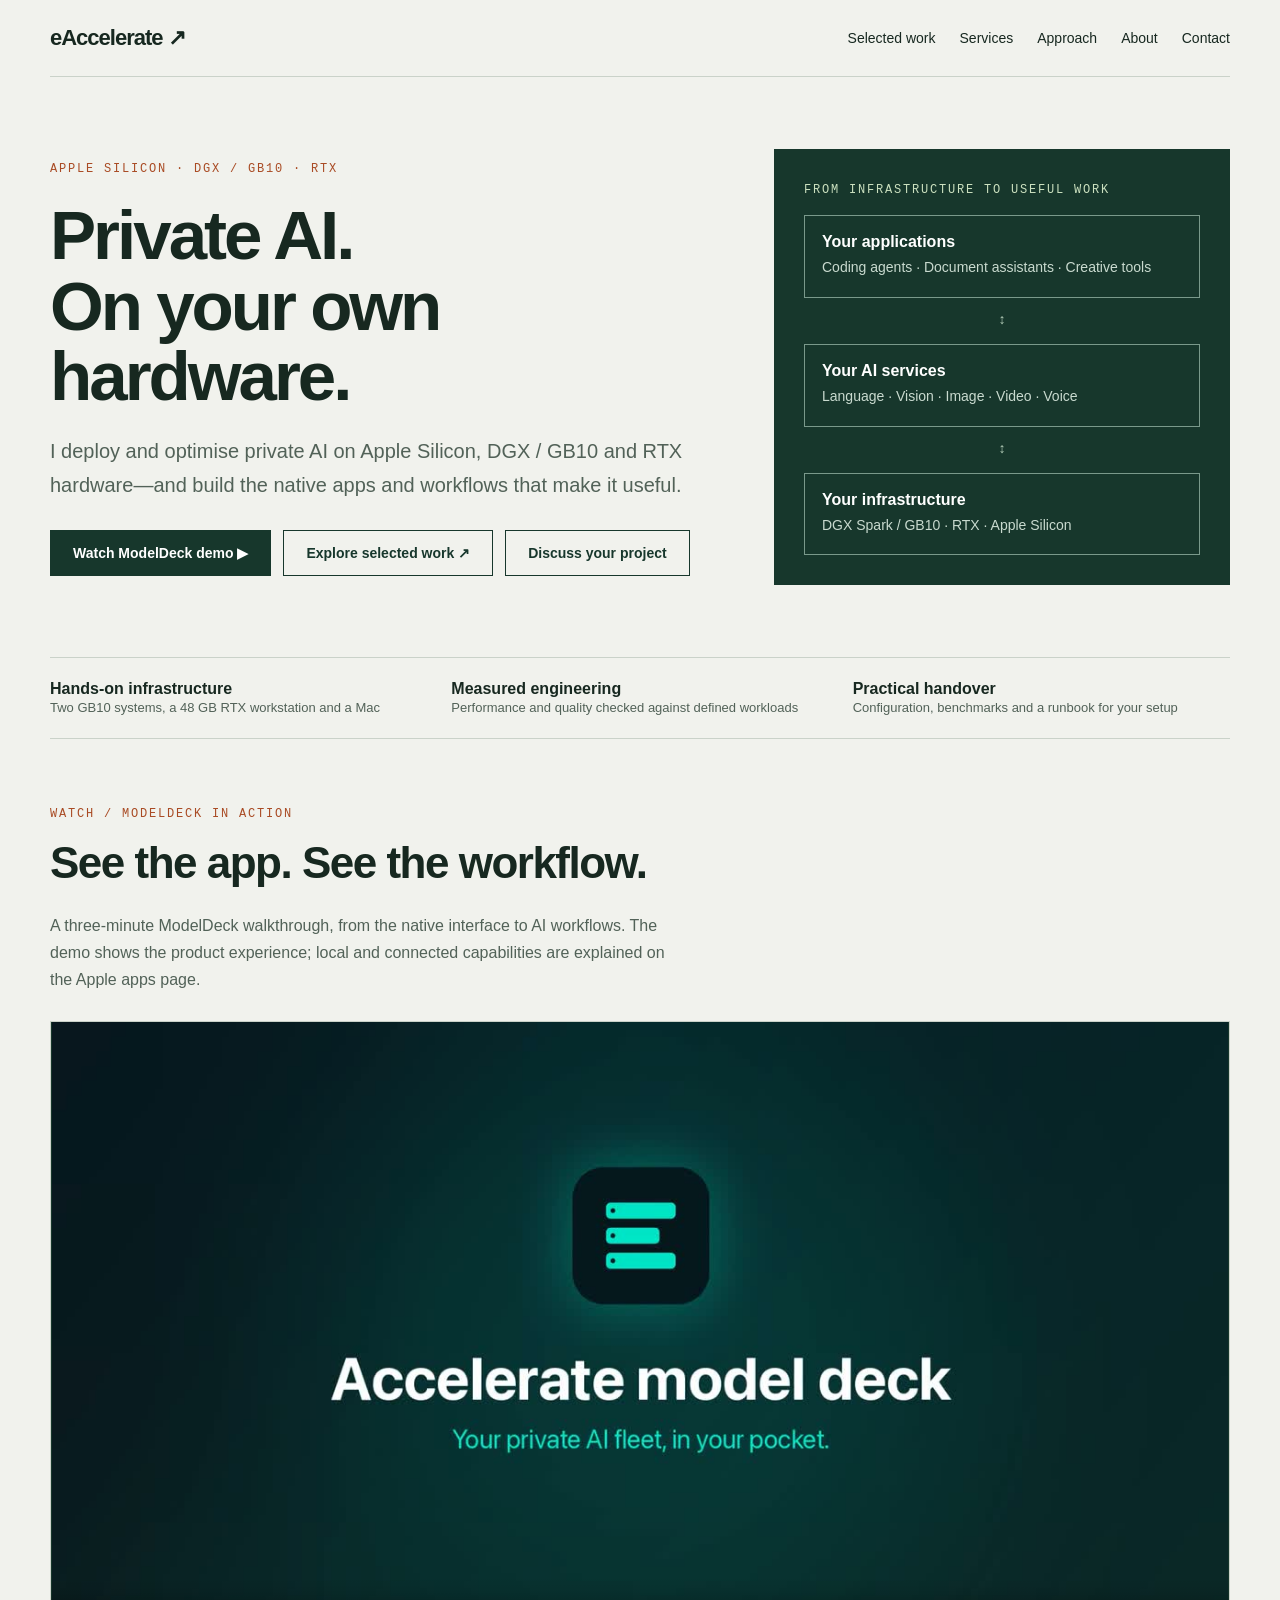
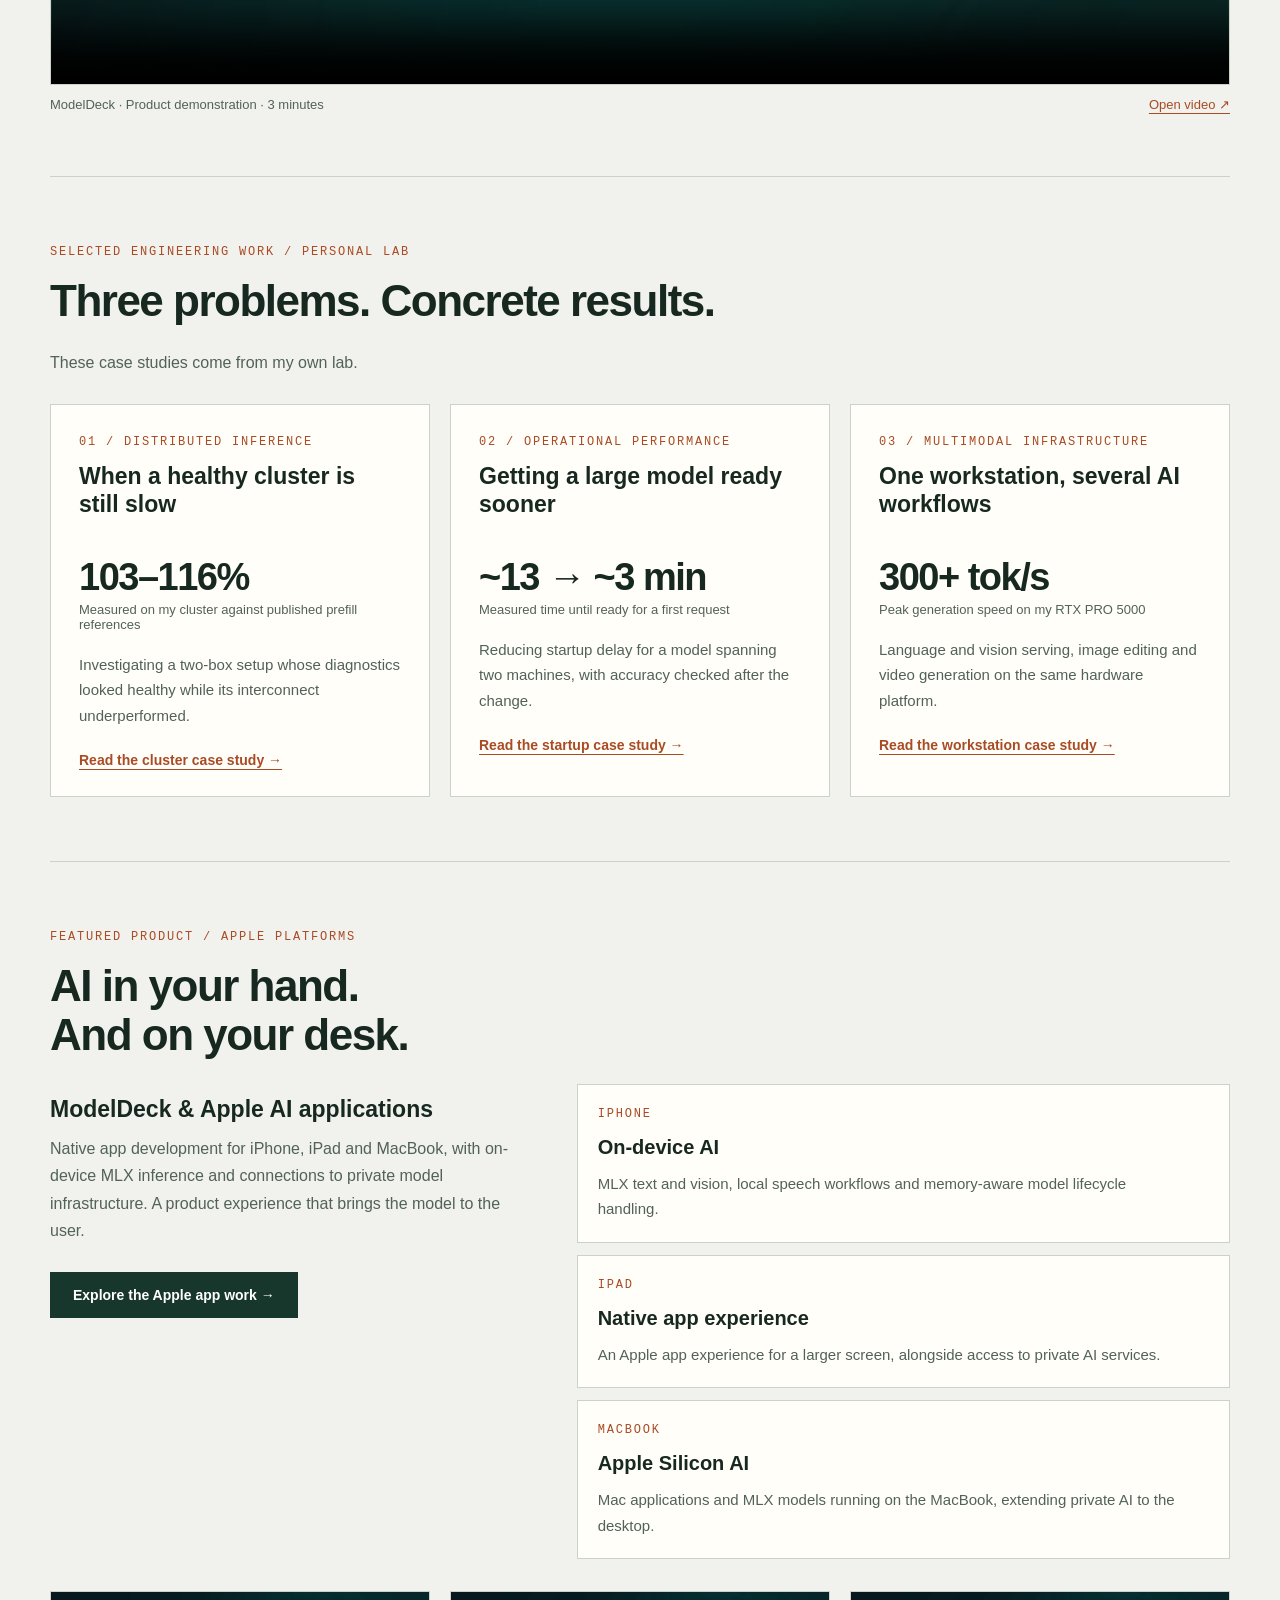
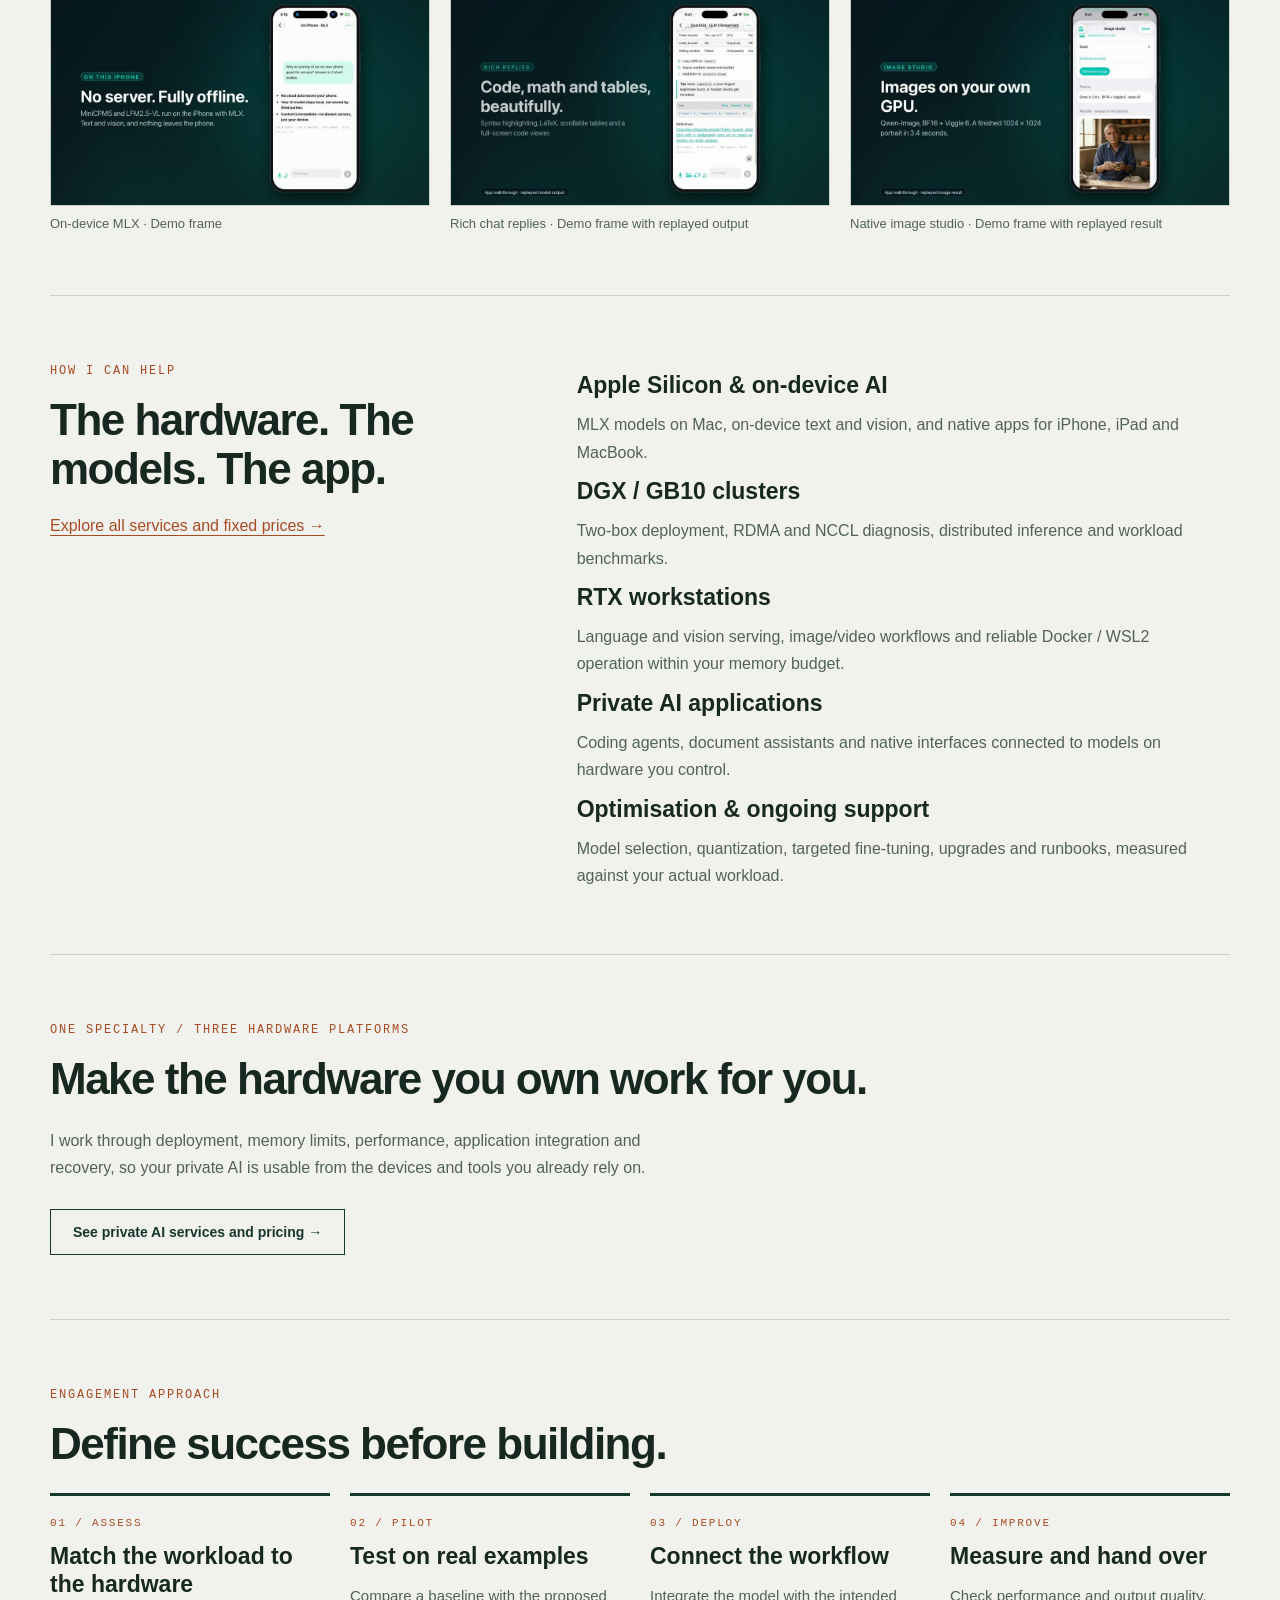
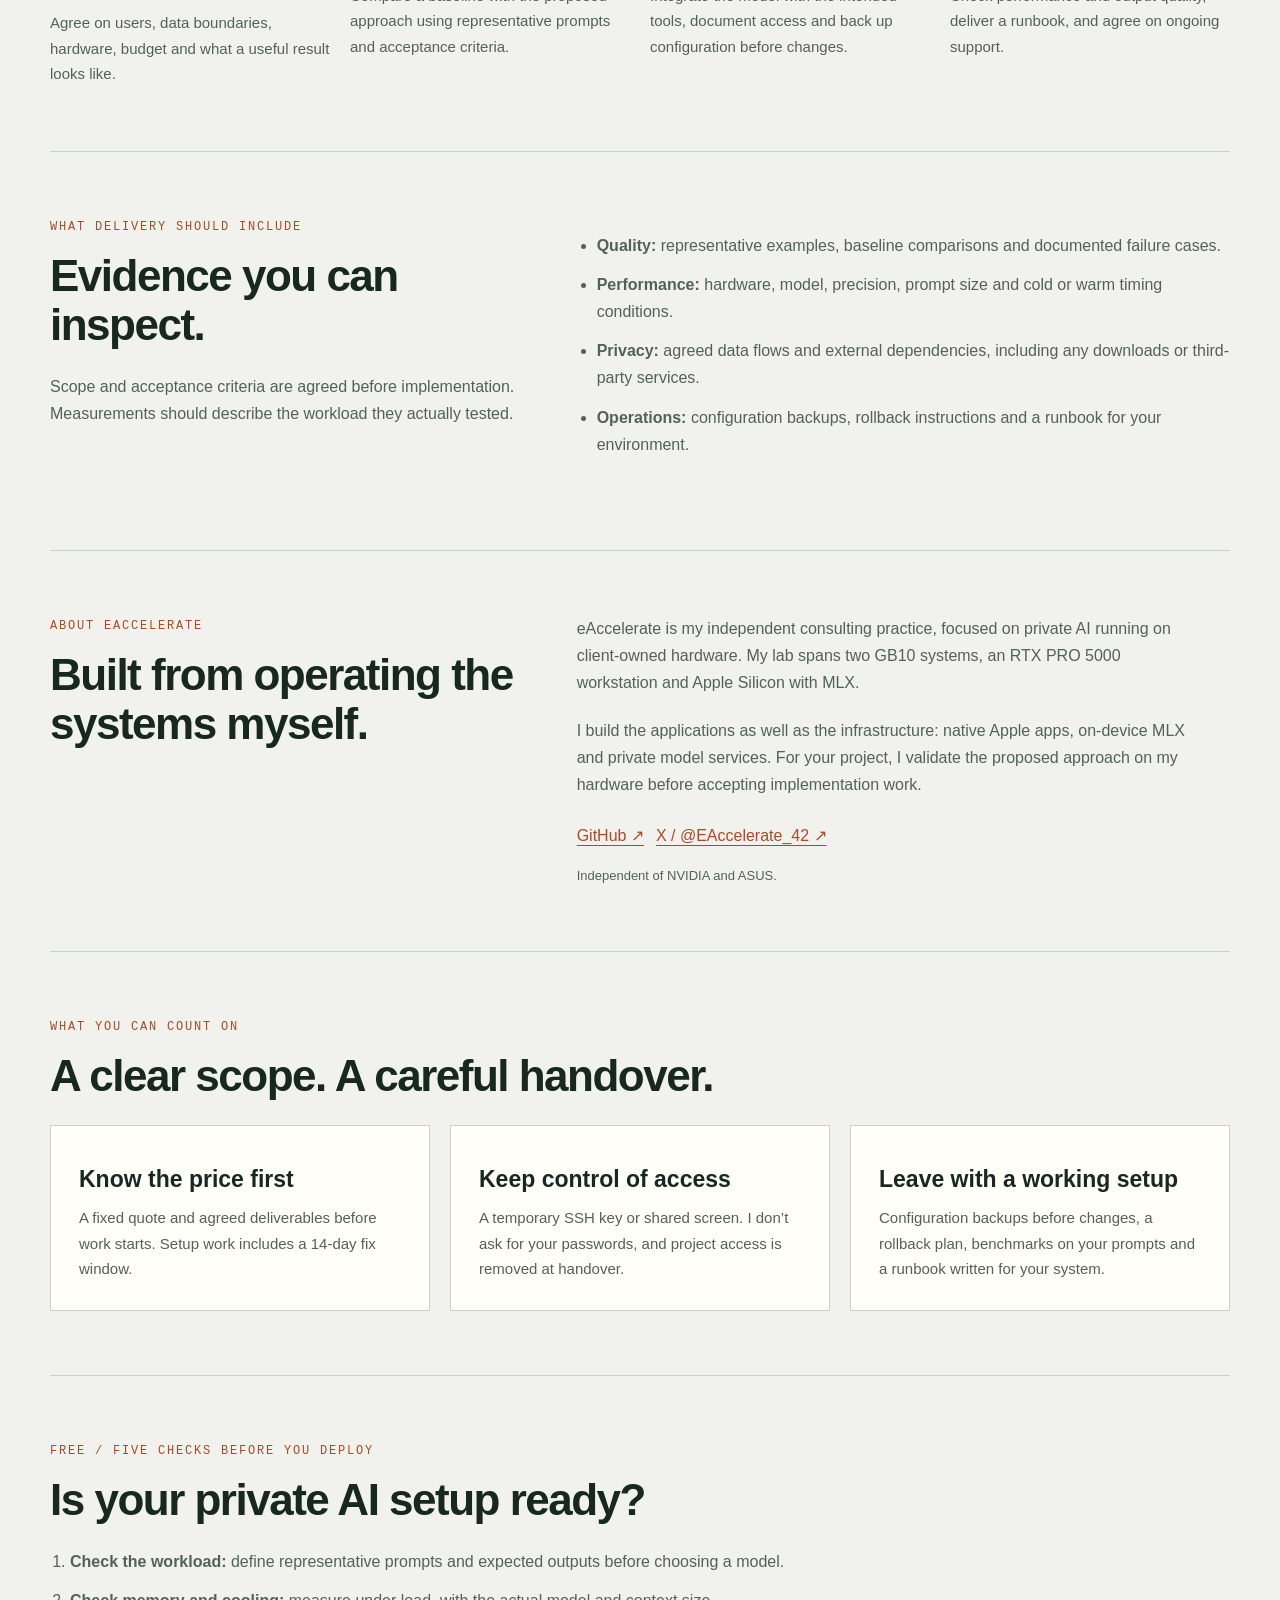
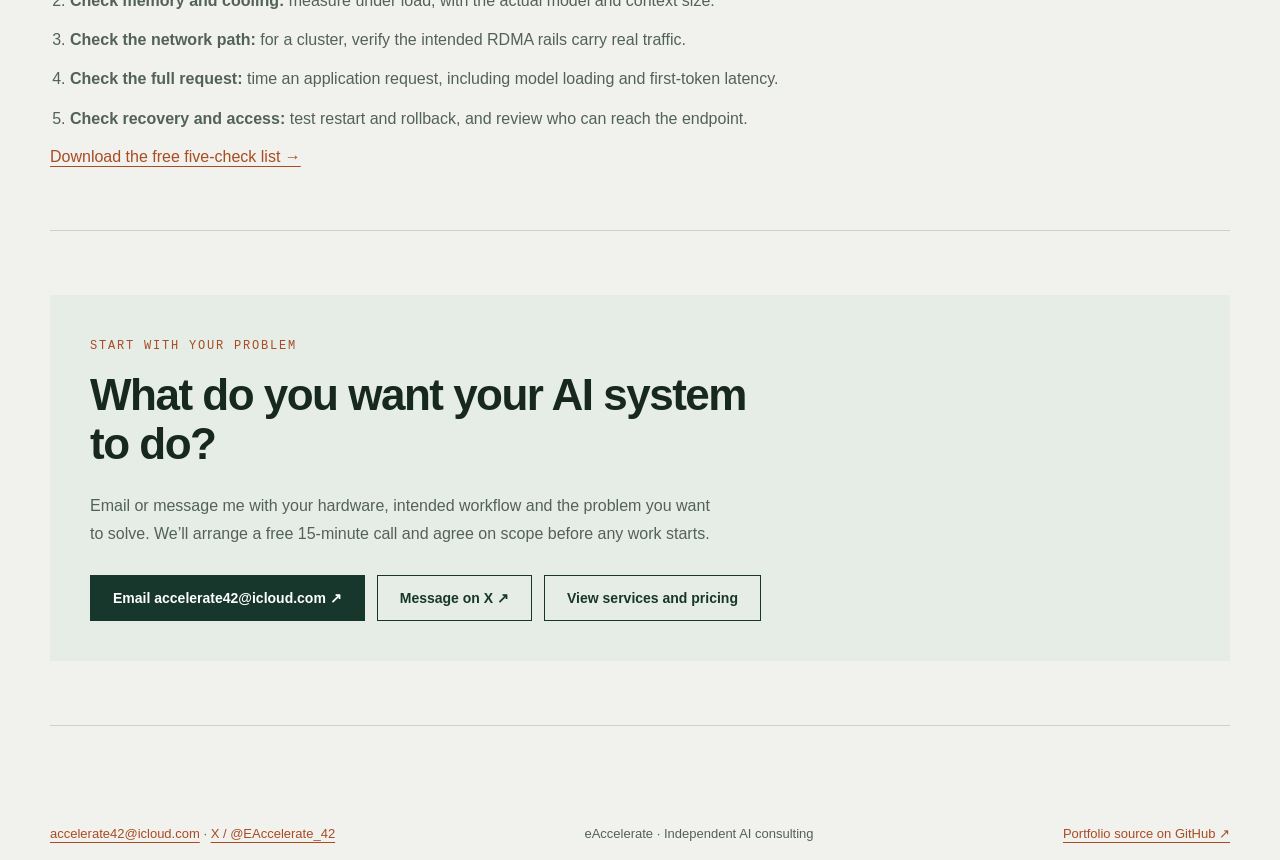
<file: index.html>
<!doctype html>
<html lang="en"><head><meta charset="utf-8"><meta name="viewport" content="width=device-width, initial-scale=1"><title>Private AI on your hardware · eAccelerate</title><meta name="description" content="Private AI infrastructure, applied AI workflows and performance engineering. Explore eAccelerate’s personal lab case studies and consulting services."><meta name="theme-color" content="#17372c"><link rel="stylesheet" href="styles.css"></head><body><a class="skip" href="#main">Skip to content</a><div class="container"><nav aria-label="Main navigation"><a class="brand" href="index.html">eAccelerate<span aria-hidden="true"> ↗</span></a><div class="nav-links"><a href="index.html#work">Selected work</a><a href="services.html">Services</a><a href="index.html#approach">Approach</a><a href="index.html#about">About</a><a href="index.html#contact">Contact</a></div></nav><main id="main">
<div class="hero"><div><span class="eyebrow">Apple Silicon · DGX / GB10 · RTX</span><h1>Private AI.<br>On your own<br>hardware.</h1><p class="lede">I deploy and optimise private AI on Apple Silicon, DGX / GB10 and RTX hardware—and build the native apps and workflows that make it useful.</p><div class="actions"><a class="button" href="#modeldeck-demo">Watch ModelDeck demo ▶</a><a class="button secondary" href="#work">Explore selected work ↗</a><a class="button secondary" href="#contact">Discuss your project</a></div></div><aside class="diagram" aria-label="Private AI architecture"><span class="eyebrow">From infrastructure to useful work</span><div class="node"><strong>Your applications</strong><p>Coding agents · Document assistants · Creative tools</p></div><div class="connector" aria-hidden="true">↕</div><div class="node"><strong>Your AI services</strong><p>Language · Vision · Image · Video · Voice</p></div><div class="connector" aria-hidden="true">↕</div><div class="node"><strong>Your infrastructure</strong><p>DGX Spark / GB10 · RTX · Apple Silicon</p></div></aside></div>
<div class="strip"><div><strong>Hands-on infrastructure</strong><span>Two GB10 systems, a 48 GB RTX workstation and a Mac</span></div><div><strong>Measured engineering</strong><span>Performance and quality checked against defined workloads</span></div><div><strong>Practical handover</strong><span>Configuration, benchmarks and a runbook for your setup</span></div></div>
<section id="modeldeck-demo" aria-labelledby="demo-title"><span class="eyebrow">Watch / ModelDeck in action</span><h2 id="demo-title">See the app. See the workflow.</h2><p>A three-minute ModelDeck walkthrough, from the native interface to AI workflows. The demo shows the product experience; local and connected capabilities are explained on the Apple apps page.</p><figure class="demo"><video controls playsinline preload="none" poster="assets/modeldeck-demo-poster.jpg" aria-label="ModelDeck product demonstration"><source src="assets/modeldeck-demo.mp4" type="video/mp4">Your browser does not support embedded video. <a href="assets/modeldeck-demo.mp4">Download the ModelDeck demo.</a></video><figcaption>ModelDeck · Product demonstration · 3 minutes <a href="assets/modeldeck-demo.mp4">Open video ↗</a></figcaption></figure></section><section id="work"><span class="eyebrow">Selected engineering work / Personal lab</span><h2>Three problems. Concrete results.</h2><p>These case studies come from my own lab.</p><div class="grid" style="margin-top:28px">
<article class="card"><span class="eyebrow">01 / Distributed inference</span><h3>When a healthy cluster is still slow</h3><div class="metric">103–116%</div><div class="metric-caption">Measured on my cluster against published prefill references</div><p>Investigating a two-box setup whose diagnostics looked healthy while its interconnect underperformed.</p><a href="case-cluster.html">Read the cluster case study →</a></article>
<article class="card"><span class="eyebrow">02 / Operational performance</span><h3>Getting a large model ready sooner</h3><div class="metric">~13 → ~3 min</div><div class="metric-caption">Measured time until ready for a first request</div><p>Reducing startup delay for a model spanning two machines, with accuracy checked after the change.</p><a href="case-startup.html">Read the startup case study →</a></article>
<article class="card"><span class="eyebrow">03 / Multimodal infrastructure</span><h3>One workstation, several AI workflows</h3><div class="metric">300+ tok/s</div><div class="metric-caption">Peak generation speed on my RTX PRO 5000</div><p>Language and vision serving, image editing and video generation on the same hardware platform.</p><a href="case-workstation.html">Read the workstation case study →</a></article></div></section>
<section id="products"><span class="eyebrow">Featured product / Apple platforms</span><h2>AI in your hand.<br>And on your desk.</h2><div class="split"><div><h3>ModelDeck & Apple AI applications</h3><p>Native app development for iPhone, iPad and MacBook, with on-device MLX inference and connections to private model infrastructure. A product experience that brings the model to the user.</p><div class="actions"><a class="button" href="apple-apps.html">Explore the Apple app work →</a></div></div><div class="grid apple-grid"><article class="card"><span class="eyebrow">iPhone</span><h3>On-device AI</h3><p>MLX text and vision, local speech workflows and memory-aware model lifecycle handling.</p></article><article class="card"><span class="eyebrow">iPad</span><h3>Native app experience</h3><p>An Apple app experience for a larger screen, alongside access to private AI services.</p></article><article class="card"><span class="eyebrow">MacBook</span><h3>Apple Silicon AI</h3><p>Mac applications and MLX models running on the MacBook, extending private AI to the desktop.</p></article></div></div><div class="app-gallery"><figure><a href="assets/modeldeck-on-device.jpg"><img src="assets/modeldeck-on-device.jpg" alt="ModelDeck demo showing an on-iPhone MLX conversation" width="960" height="540" loading="lazy"></a><figcaption>On-device MLX · Demo frame</figcaption></figure><figure><a href="assets/modeldeck-chat.jpg"><img src="assets/modeldeck-chat.jpg" alt="ModelDeck demo showing rich chat replies with a table and code" width="960" height="540" loading="lazy"></a><figcaption>Rich chat replies · Demo frame with replayed output</figcaption></figure><figure><a href="assets/modeldeck-image-studio.jpg"><img src="assets/modeldeck-image-studio.jpg" alt="ModelDeck demo showing the native image studio and a generated portrait" width="960" height="540" loading="lazy"></a><figcaption>Native image studio · Demo frame with replayed result</figcaption></figure></div></section><section id="services"><div class="split"><div><span class="eyebrow">How I can help</span><h2>The hardware. The models. The app.</h2><a href="services.html">Explore all services and fixed prices →</a></div><div><h3>Apple Silicon & on-device AI</h3><p>MLX models on Mac, on-device text and vision, and native apps for iPhone, iPad and MacBook.</p><h3>DGX / GB10 clusters</h3><p>Two-box deployment, RDMA and NCCL diagnosis, distributed inference and workload benchmarks.</p><h3>RTX workstations</h3><p>Language and vision serving, image/video workflows and reliable Docker / WSL2 operation within your memory budget.</p><h3>Private AI applications</h3><p>Coding agents, document assistants and native interfaces connected to models on hardware you control.</p><h3>Optimisation & ongoing support</h3><p>Model selection, quantization, targeted fine-tuning, upgrades and runbooks, measured against your actual workload.</p></div></div></section>
<section><span class="eyebrow">One specialty / Three hardware platforms</span><h2>Make the hardware you own work for you.</h2><p>I work through deployment, memory limits, performance, application integration and recovery, so your private AI is usable from the devices and tools you already rely on.</p><div class="actions"><a class="button secondary" href="services.html">See private AI services and pricing →</a></div></section><section id="approach"><span class="eyebrow">Engagement approach</span><h2>Define success before building.</h2><div class="steps"><div class="step"><span class="eyebrow">01 / Assess</span><h3>Match the workload to the hardware</h3><p>Agree on users, data boundaries, hardware, budget and what a useful result looks like.</p></div><div class="step"><span class="eyebrow">02 / Pilot</span><h3>Test on real examples</h3><p>Compare a baseline with the proposed approach using representative prompts and acceptance criteria.</p></div><div class="step"><span class="eyebrow">03 / Deploy</span><h3>Connect the workflow</h3><p>Integrate the model with the intended tools, document access and back up configuration before changes.</p></div><div class="step"><span class="eyebrow">04 / Improve</span><h3>Measure and hand over</h3><p>Check performance and output quality, deliver a runbook, and agree on ongoing support.</p></div></div></section>
<section><div class="split"><div><span class="eyebrow">What delivery should include</span><h2>Evidence you can inspect.</h2><p>Scope and acceptance criteria are agreed before implementation. Measurements should describe the workload they actually tested.</p></div><ul class="list"><li><strong>Quality:</strong> representative examples, baseline comparisons and documented failure cases.</li><li><strong>Performance:</strong> hardware, model, precision, prompt size and cold or warm timing conditions.</li><li><strong>Privacy:</strong> agreed data flows and external dependencies, including any downloads or third-party services.</li><li><strong>Operations:</strong> configuration backups, rollback instructions and a runbook for your environment.</li></ul></div></section>
<section id="about"><div class="split"><div><span class="eyebrow">About eAccelerate</span><h2>Built from operating the systems myself.</h2></div><div><p>eAccelerate is my independent consulting practice, focused on private AI running on client-owned hardware. My lab spans two GB10 systems, an RTX PRO 5000 workstation and Apple Silicon with MLX.</p><p style="margin-top:20px">I build the applications as well as the infrastructure: native Apple apps, on-device MLX and private model services. For your project, I validate the proposed approach on my hardware before accepting implementation work.</p><div class="actions"><a href="https://github.com/e-accelerate">GitHub ↗</a><a href="https://x.com/EAccelerate_42">X / @EAccelerate_42 ↗</a></div><p class="small" style="margin-top:20px">Independent of NVIDIA and ASUS.</p></div></div></section>
<section id="commitments"><span class="eyebrow">What you can count on</span><h2>A clear scope. A careful handover.</h2><div class="grid"><article class="card"><h3>Know the price first</h3><p>A fixed quote and agreed deliverables before work starts. Setup work includes a 14-day fix window.</p></article><article class="card"><h3>Keep control of access</h3><p>A temporary SSH key or shared screen. I don’t ask for your passwords, and project access is removed at handover.</p></article><article class="card"><h3>Leave with a working setup</h3><p>Configuration backups before changes, a rollback plan, benchmarks on your prompts and a runbook written for your system.</p></article></div></section><section id="checklist"><span class="eyebrow">Free / Five checks before you deploy</span><h2>Is your private AI setup ready?</h2><ol class="list"><li><strong>Check the workload:</strong> define representative prompts and expected outputs before choosing a model.</li><li><strong>Check memory and cooling:</strong> measure under load, with the actual model and context size.</li><li><strong>Check the network path:</strong> for a cluster, verify the intended RDMA rails carry real traffic.</li><li><strong>Check the full request:</strong> time an application request, including model loading and first-token latency.</li><li><strong>Check recovery and access:</strong> test restart and rollback, and review who can reach the endpoint.</li></ol><a href="assets/private-ai-five-checks.txt" download>Download the free five-check list →</a></section><section id="contact"><div class="contact"><span class="eyebrow">Start with your problem</span><h2>What do you want your AI system to do?</h2><p>Email or message me with your hardware, intended workflow and the problem you want to solve. We’ll arrange a free 15-minute call and agree on scope before any work starts.</p><div class="actions"><a class="button" href="mailto:accelerate42@icloud.com">Email accelerate42@icloud.com ↗</a><a class="button secondary" href="https://x.com/EAccelerate_42">Message on X ↗</a><a class="button secondary" href="services.html">View services and pricing</a></div></div></section></main><footer><div><a href="mailto:accelerate42@icloud.com">accelerate42@icloud.com</a> · <a href="https://x.com/EAccelerate_42">X / @EAccelerate_42</a></div><span>eAccelerate · Independent AI consulting</span><a href="https://github.com/e-accelerate/ai-studio-setup">Portfolio source on GitHub ↗</a></footer></div></body></html>
</file>
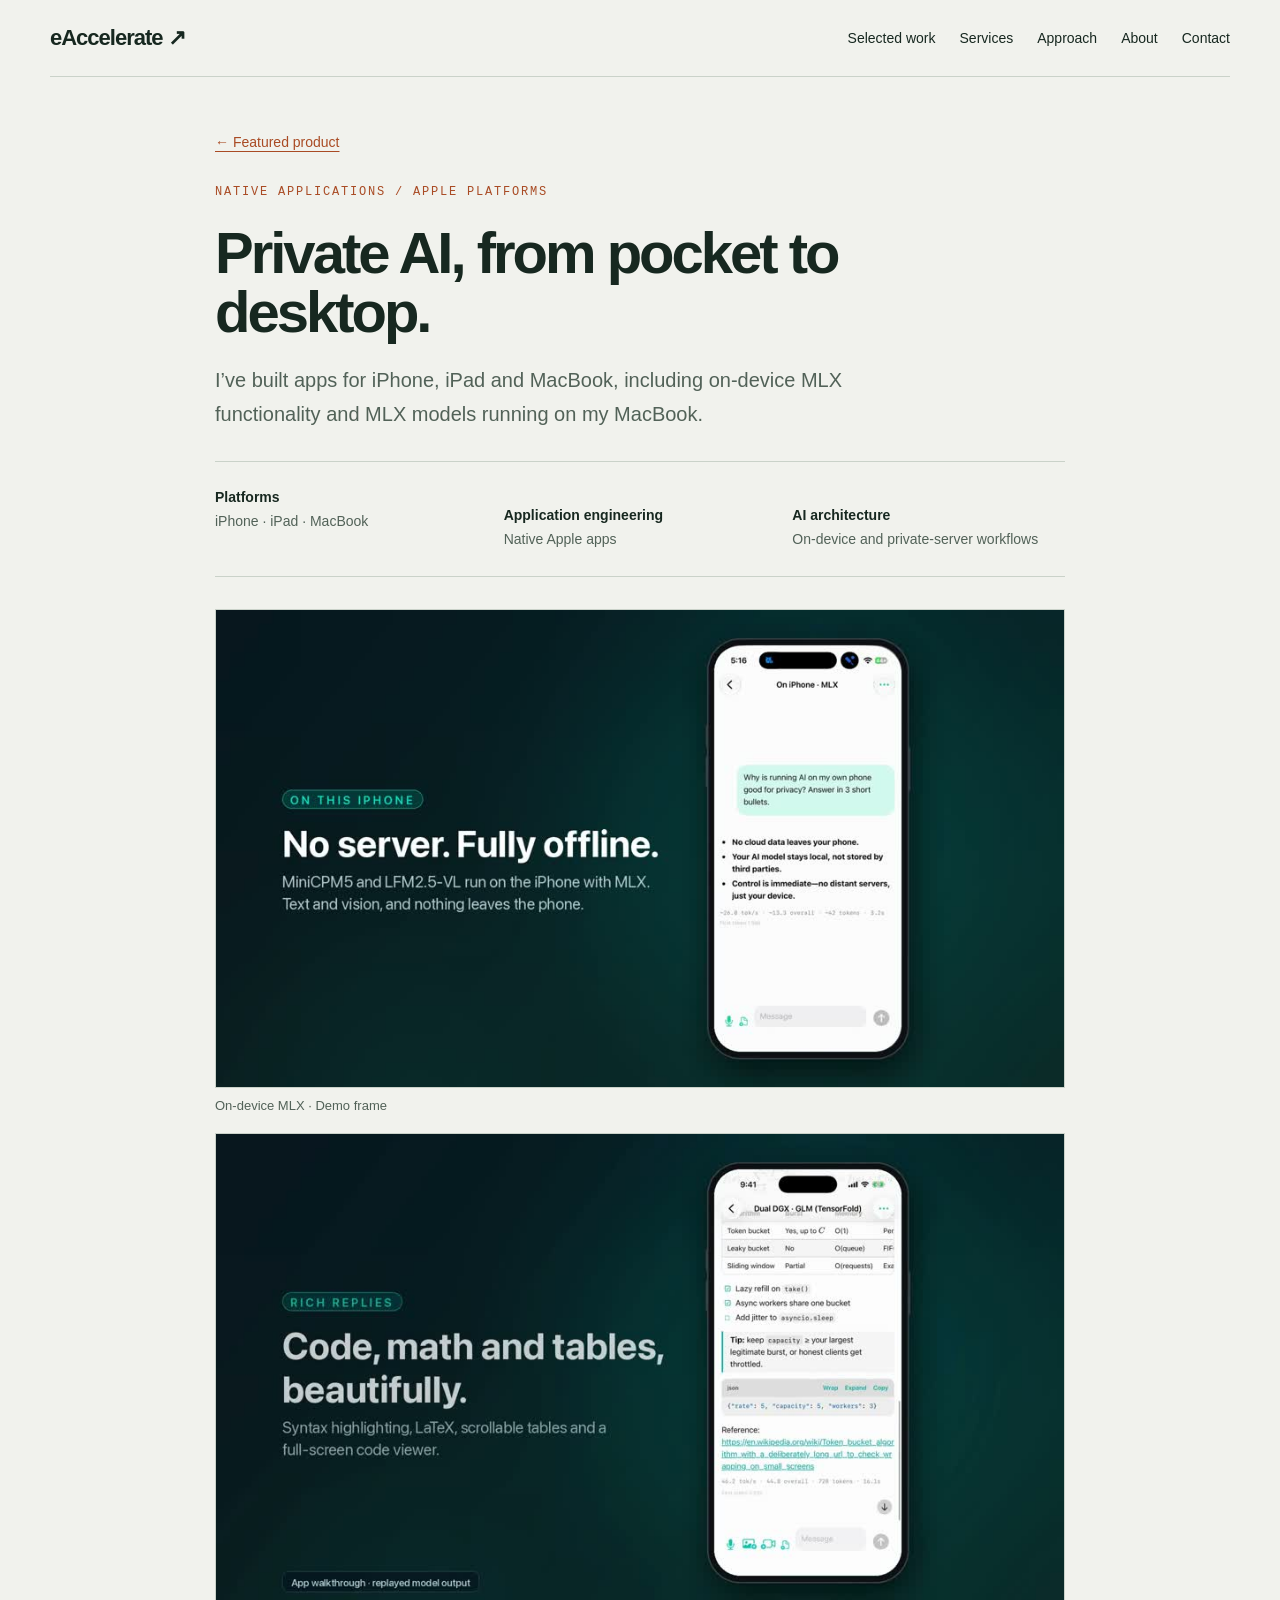
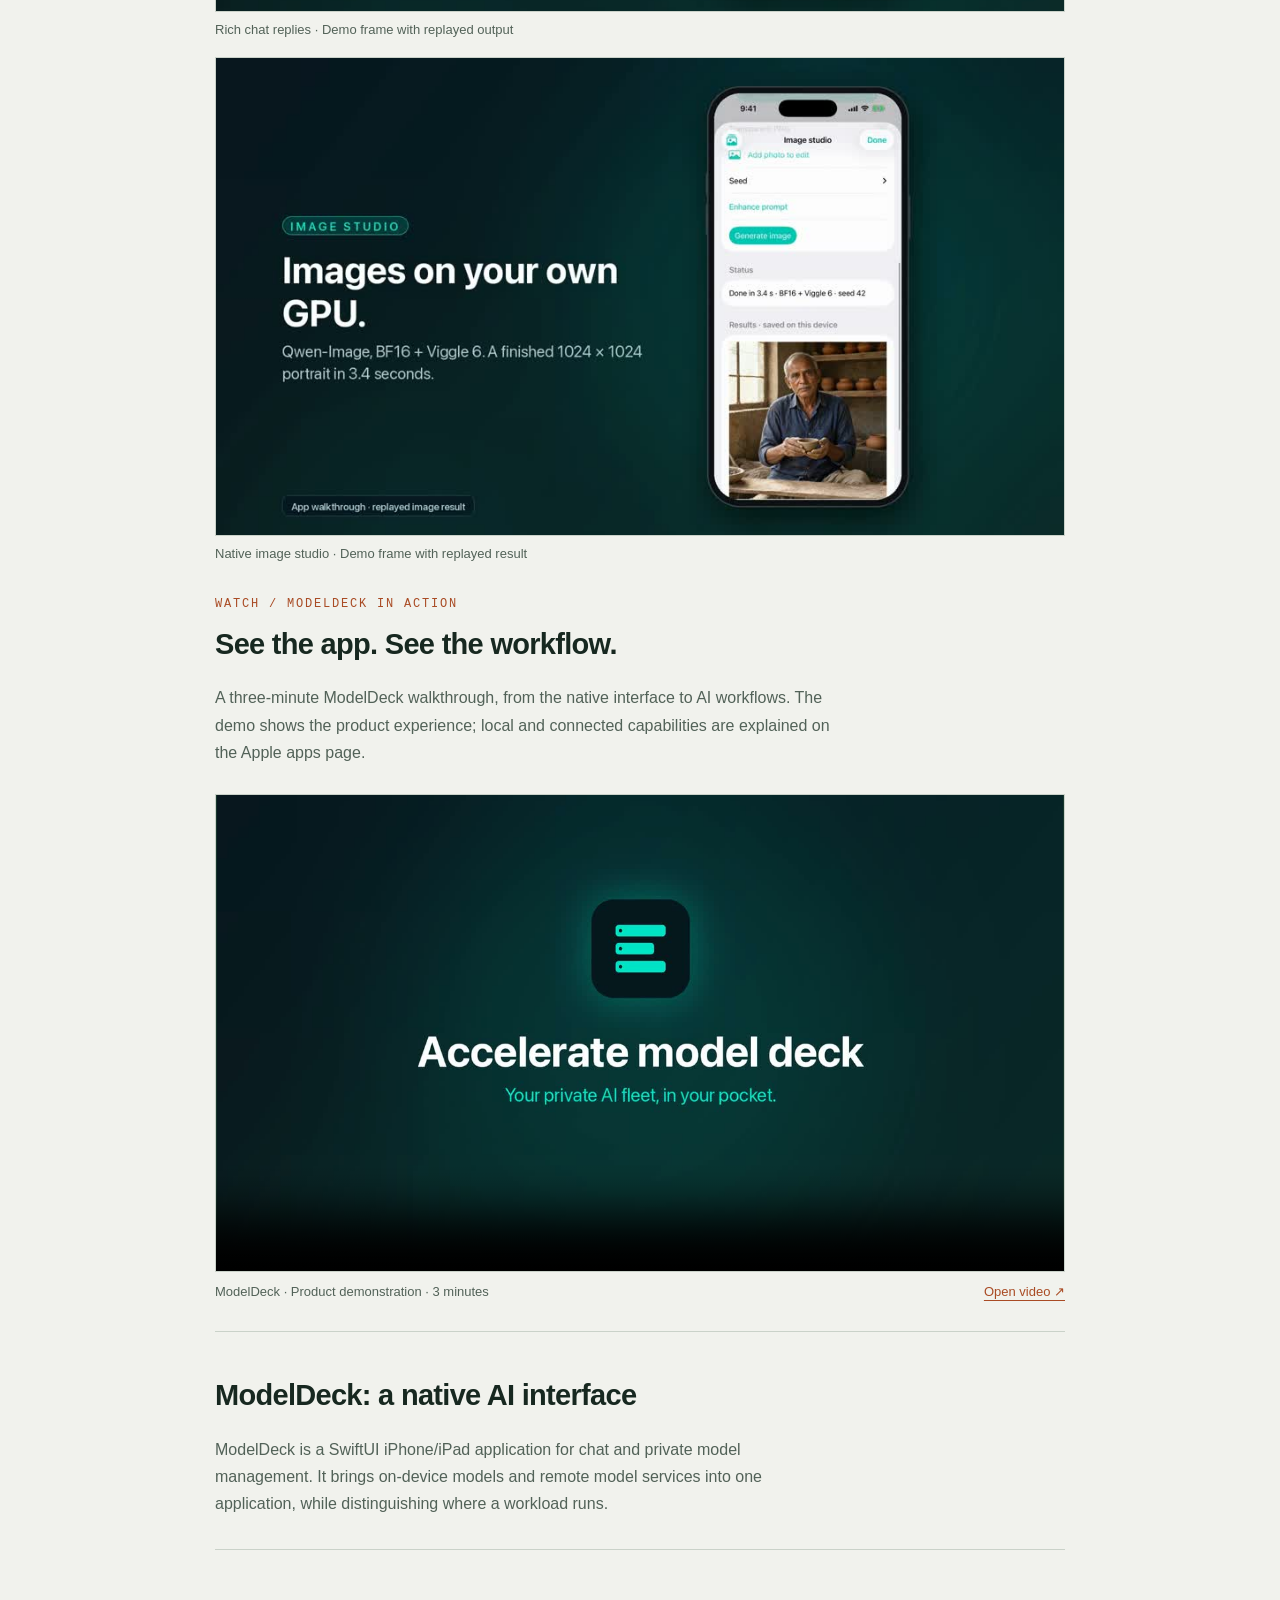
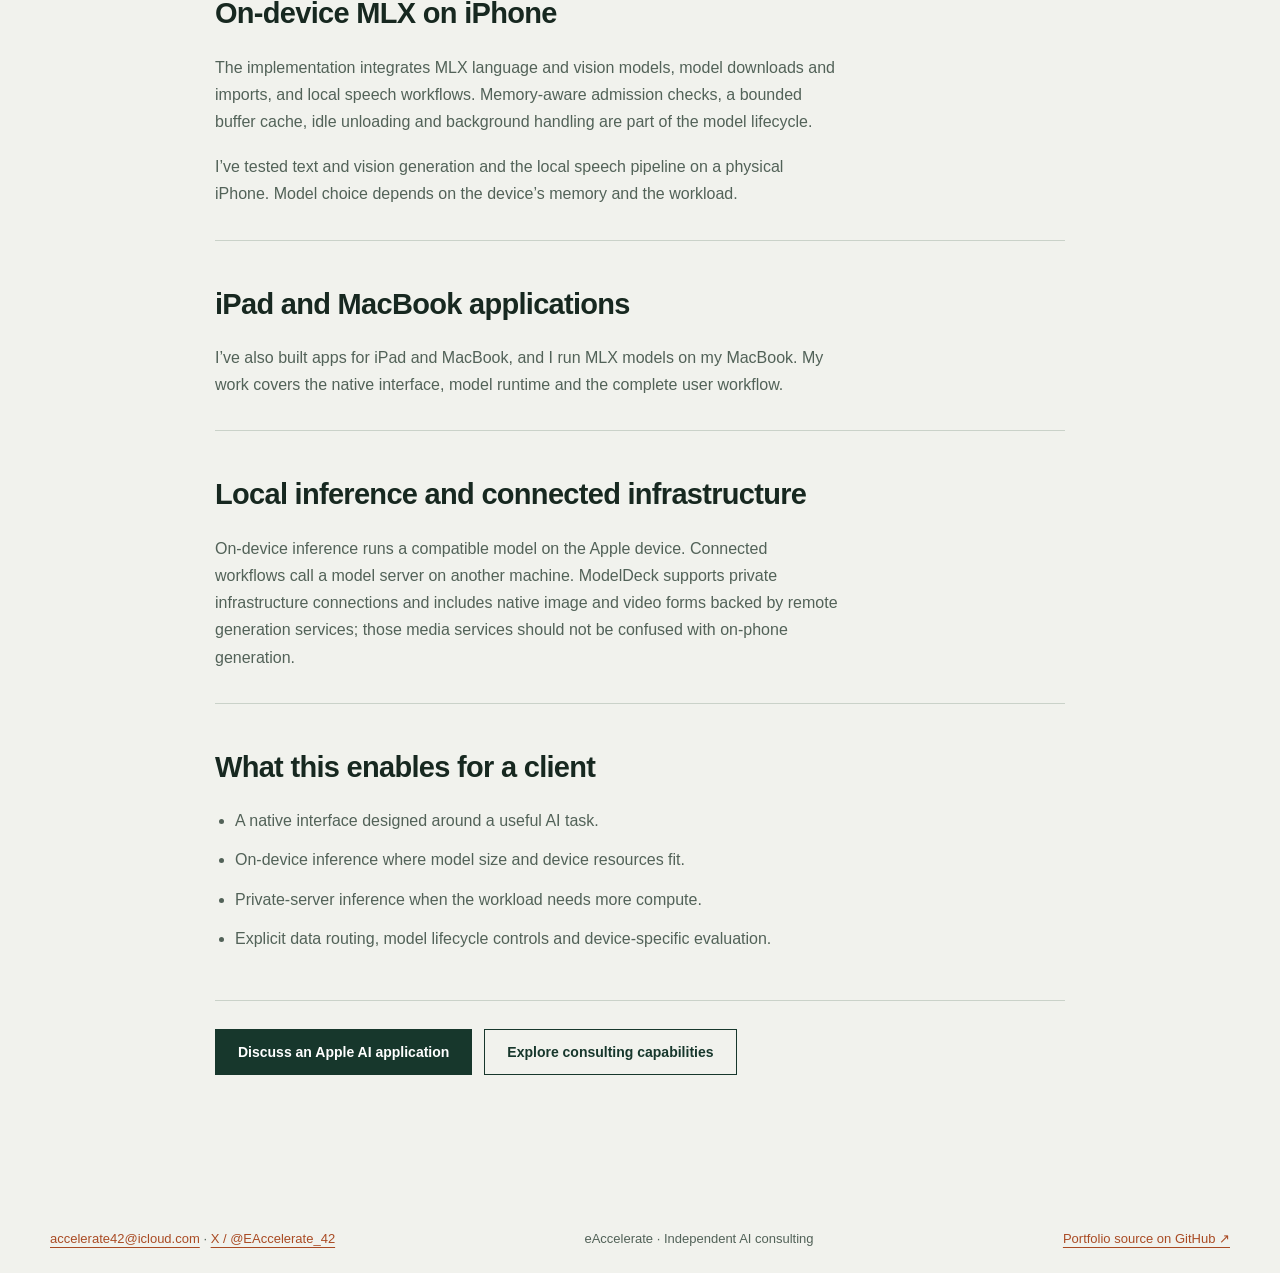
<file: apple-apps.html>
<!doctype html>
<html lang="en"><head><meta charset="utf-8"><meta name="viewport" content="width=device-width, initial-scale=1"><title>Native Apple apps and on-device AI · eAccelerate</title><meta name="description" content="Native Apple apps and on-device AI — a personal lab case study from eAccelerate."><meta name="theme-color" content="#17372c"><link rel="stylesheet" href="styles.css"></head><body><a class="skip" href="#main">Skip to content</a><div class="container"><nav aria-label="Main navigation"><a class="brand" href="index.html">eAccelerate<span aria-hidden="true"> ↗</span></a><div class="nav-links"><a href="index.html#work">Selected work</a><a href="services.html">Services</a><a href="index.html#approach">Approach</a><a href="index.html#about">About</a><a href="index.html#contact">Contact</a></div></nav><main id="main"><article class="article"><a class="back" href="index.html#products">← Featured product</a><p class="eyebrow" style="margin-top:32px">Native applications / Apple platforms</p><h1>Private AI, from pocket to desktop.</h1><p class="lede">I’ve built apps for iPhone, iPad and MacBook, including on-device MLX functionality and MLX models running on my MacBook.</p><div class="facts"><p><strong>Platforms</strong>iPhone · iPad · MacBook</p><p><strong>Application engineering</strong>Native Apple apps</p><p><strong>AI architecture</strong>On-device and private-server workflows</p></div><div class="app-gallery"><figure><a href="assets/modeldeck-on-device.jpg"><img src="assets/modeldeck-on-device.jpg" alt="ModelDeck demo showing an on-iPhone MLX conversation" width="960" height="540" loading="lazy"></a><figcaption>On-device MLX · Demo frame</figcaption></figure><figure><a href="assets/modeldeck-chat.jpg"><img src="assets/modeldeck-chat.jpg" alt="ModelDeck demo showing rich chat replies with a table and code" width="960" height="540" loading="lazy"></a><figcaption>Rich chat replies · Demo frame with replayed output</figcaption></figure><figure><a href="assets/modeldeck-image-studio.jpg"><img src="assets/modeldeck-image-studio.jpg" alt="ModelDeck demo showing the native image studio and a generated portrait" width="960" height="540" loading="lazy"></a><figcaption>Native image studio · Demo frame with replayed result</figcaption></figure></div><section id="modeldeck-demo" aria-labelledby="demo-title"><span class="eyebrow">Watch / ModelDeck in action</span><h2 id="demo-title">See the app. See the workflow.</h2><p>A three-minute ModelDeck walkthrough, from the native interface to AI workflows. The demo shows the product experience; local and connected capabilities are explained on the Apple apps page.</p><figure class="demo"><video controls playsinline preload="none" poster="assets/modeldeck-demo-poster.jpg" aria-label="ModelDeck product demonstration"><source src="assets/modeldeck-demo.mp4" type="video/mp4">Your browser does not support embedded video. <a href="assets/modeldeck-demo.mp4">Download the ModelDeck demo.</a></video><figcaption>ModelDeck · Product demonstration · 3 minutes <a href="assets/modeldeck-demo.mp4">Open video ↗</a></figcaption></figure></section><section><h2>ModelDeck: a native AI interface</h2><p>ModelDeck is a SwiftUI iPhone/iPad application for chat and private model management. It brings on-device models and remote model services into one application, while distinguishing where a workload runs.</p></section><section><h2>On-device MLX on iPhone</h2><p>The implementation integrates MLX language and vision models, model downloads and imports, and local speech workflows. Memory-aware admission checks, a bounded buffer cache, idle unloading and background handling are part of the model lifecycle.</p><p>I’ve tested text and vision generation and the local speech pipeline on a physical iPhone. Model choice depends on the device’s memory and the workload.</p></section><section><h2>iPad and MacBook applications</h2><p>I’ve also built apps for iPad and MacBook, and I run MLX models on my MacBook. My work covers the native interface, model runtime and the complete user workflow.</p></section><section><h2>Local inference and connected infrastructure</h2><p>On-device inference runs a compatible model on the Apple device. Connected workflows call a model server on another machine. ModelDeck supports private infrastructure connections and includes native image and video forms backed by remote generation services; those media services should not be confused with on-phone generation.</p></section><section><h2>What this enables for a client</h2><ul class="list"><li>A native interface designed around a useful AI task.</li><li>On-device inference where model size and device resources fit.</li><li>Private-server inference when the workload needs more compute.</li><li>Explicit data routing, model lifecycle controls and device-specific evaluation.</li></ul></section><div class="actions"><a class="button" href="index.html#contact">Discuss an Apple AI application</a><a class="button secondary" href="services.html#capabilities">Explore consulting capabilities</a></div></article></main><footer><div><a href="mailto:accelerate42@icloud.com">accelerate42@icloud.com</a> · <a href="https://x.com/EAccelerate_42">X / @EAccelerate_42</a></div><span>eAccelerate · Independent AI consulting</span><a href="https://github.com/e-accelerate/ai-studio-setup">Portfolio source on GitHub ↗</a></footer></div></body></html>
</file>
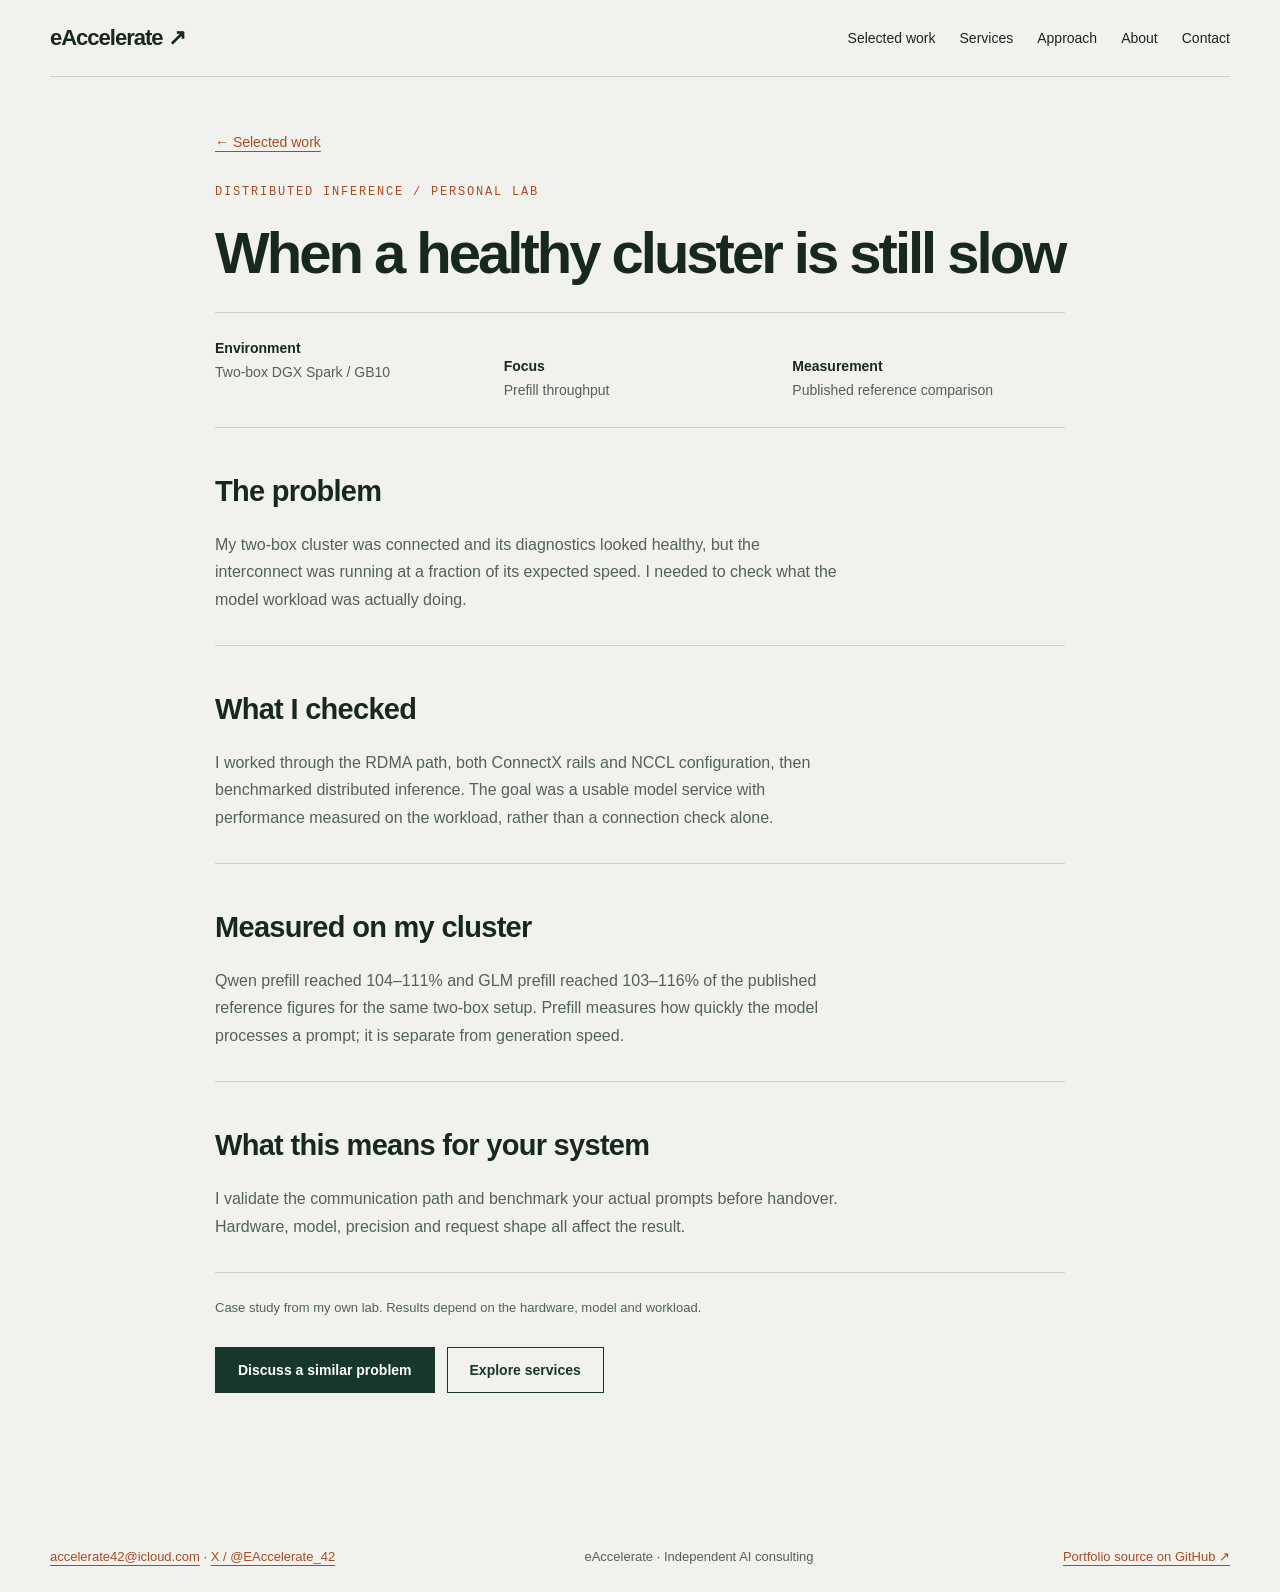
<file: case-cluster.html>
<!doctype html>
<html lang="en"><head><meta charset="utf-8"><meta name="viewport" content="width=device-width, initial-scale=1"><title>When a healthy cluster is still slow · eAccelerate</title><meta name="description" content="When a healthy cluster is still slow — a personal lab case study from eAccelerate."><meta name="theme-color" content="#17372c"><link rel="stylesheet" href="styles.css"></head><body><a class="skip" href="#main">Skip to content</a><div class="container"><nav aria-label="Main navigation"><a class="brand" href="index.html">eAccelerate<span aria-hidden="true"> ↗</span></a><div class="nav-links"><a href="index.html#work">Selected work</a><a href="services.html">Services</a><a href="index.html#approach">Approach</a><a href="index.html#about">About</a><a href="index.html#contact">Contact</a></div></nav><main id="main"><article class="article"><a class="back" href="index.html#work">← Selected work</a><p class="eyebrow" style="margin-top:32px">Distributed inference / Personal lab</p><h1>When a healthy cluster is still slow</h1><div class="facts"><p><strong>Environment</strong>Two-box DGX Spark / GB10</p><p><strong>Focus</strong>Prefill throughput</p><p><strong>Measurement</strong>Published reference comparison</p></div><section><h2>The problem</h2><p>My two-box cluster was connected and its diagnostics looked healthy, but the interconnect was running at a fraction of its expected speed. I needed to check what the model workload was actually doing.</p></section><section><h2>What I checked</h2><p>I worked through the RDMA path, both ConnectX rails and NCCL configuration, then benchmarked distributed inference. The goal was a usable model service with performance measured on the workload, rather than a connection check alone.</p></section><section><h2>Measured on my cluster</h2><p>Qwen prefill reached 104–111% and GLM prefill reached 103–116% of the published reference figures for the same two-box setup. Prefill measures how quickly the model processes a prompt; it is separate from generation speed.</p></section><section><h2>What this means for your system</h2><p>I validate the communication path and benchmark your actual prompts before handover. Hardware, model, precision and request shape all affect the result.</p></section><p class="small" style="margin-top:24px">Case study from my own lab. Results depend on the hardware, model and workload.</p><div class="actions"><a class="button" href="index.html#contact">Discuss a similar problem</a><a class="button secondary" href="services.html">Explore services</a></div></article></main><footer><div><a href="mailto:accelerate42@icloud.com">accelerate42@icloud.com</a> · <a href="https://x.com/EAccelerate_42">X / @EAccelerate_42</a></div><span>eAccelerate · Independent AI consulting</span><a href="https://github.com/e-accelerate/ai-studio-setup">Portfolio source on GitHub ↗</a></footer></div></body></html>
</file>
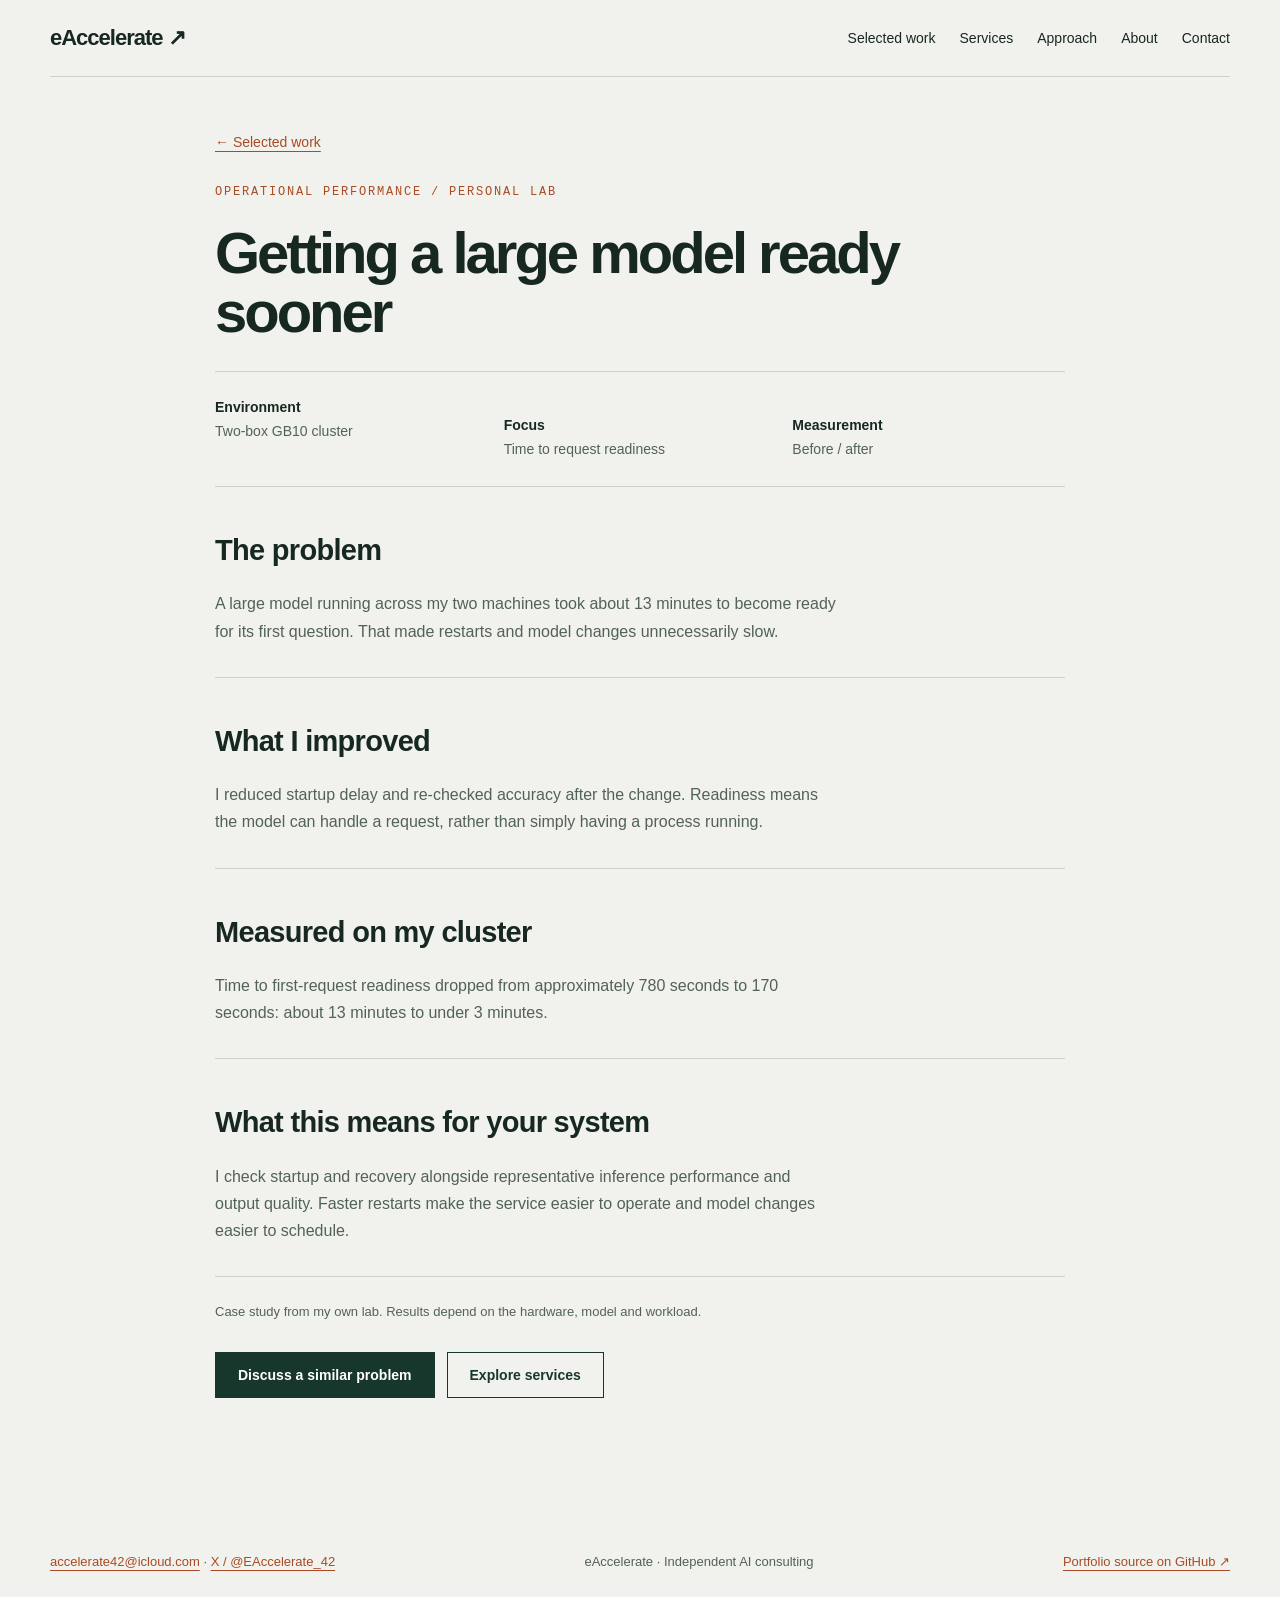
<file: case-startup.html>
<!doctype html>
<html lang="en"><head><meta charset="utf-8"><meta name="viewport" content="width=device-width, initial-scale=1"><title>Getting a large model ready sooner · eAccelerate</title><meta name="description" content="Getting a large model ready sooner — a personal lab case study from eAccelerate."><meta name="theme-color" content="#17372c"><link rel="stylesheet" href="styles.css"></head><body><a class="skip" href="#main">Skip to content</a><div class="container"><nav aria-label="Main navigation"><a class="brand" href="index.html">eAccelerate<span aria-hidden="true"> ↗</span></a><div class="nav-links"><a href="index.html#work">Selected work</a><a href="services.html">Services</a><a href="index.html#approach">Approach</a><a href="index.html#about">About</a><a href="index.html#contact">Contact</a></div></nav><main id="main"><article class="article"><a class="back" href="index.html#work">← Selected work</a><p class="eyebrow" style="margin-top:32px">Operational performance / Personal lab</p><h1>Getting a large model ready sooner</h1><div class="facts"><p><strong>Environment</strong>Two-box GB10 cluster</p><p><strong>Focus</strong>Time to request readiness</p><p><strong>Measurement</strong>Before / after</p></div><section><h2>The problem</h2><p>A large model running across my two machines took about 13 minutes to become ready for its first question. That made restarts and model changes unnecessarily slow.</p></section><section><h2>What I improved</h2><p>I reduced startup delay and re-checked accuracy after the change. Readiness means the model can handle a request, rather than simply having a process running.</p></section><section><h2>Measured on my cluster</h2><p>Time to first-request readiness dropped from approximately 780 seconds to 170 seconds: about 13 minutes to under 3 minutes.</p></section><section><h2>What this means for your system</h2><p>I check startup and recovery alongside representative inference performance and output quality. Faster restarts make the service easier to operate and model changes easier to schedule.</p></section><p class="small" style="margin-top:24px">Case study from my own lab. Results depend on the hardware, model and workload.</p><div class="actions"><a class="button" href="index.html#contact">Discuss a similar problem</a><a class="button secondary" href="services.html">Explore services</a></div></article></main><footer><div><a href="mailto:accelerate42@icloud.com">accelerate42@icloud.com</a> · <a href="https://x.com/EAccelerate_42">X / @EAccelerate_42</a></div><span>eAccelerate · Independent AI consulting</span><a href="https://github.com/e-accelerate/ai-studio-setup">Portfolio source on GitHub ↗</a></footer></div></body></html>
</file>
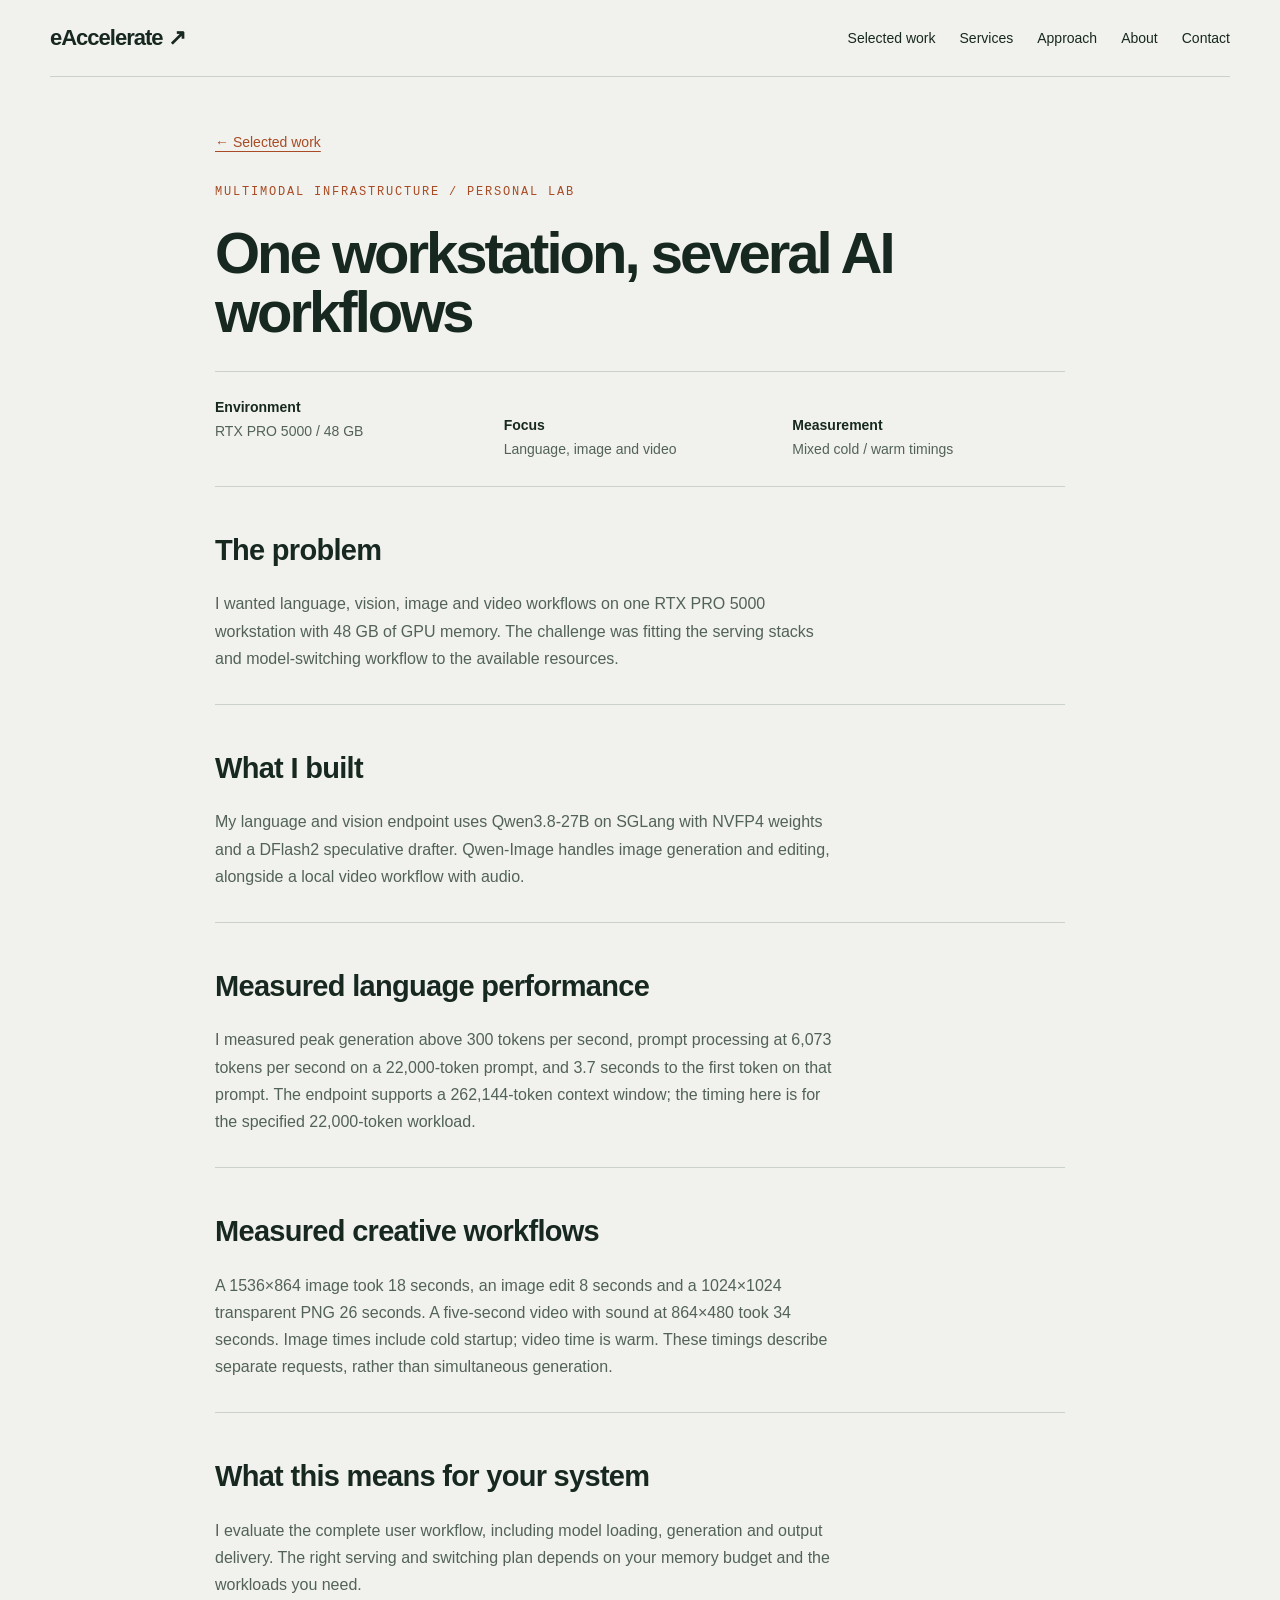
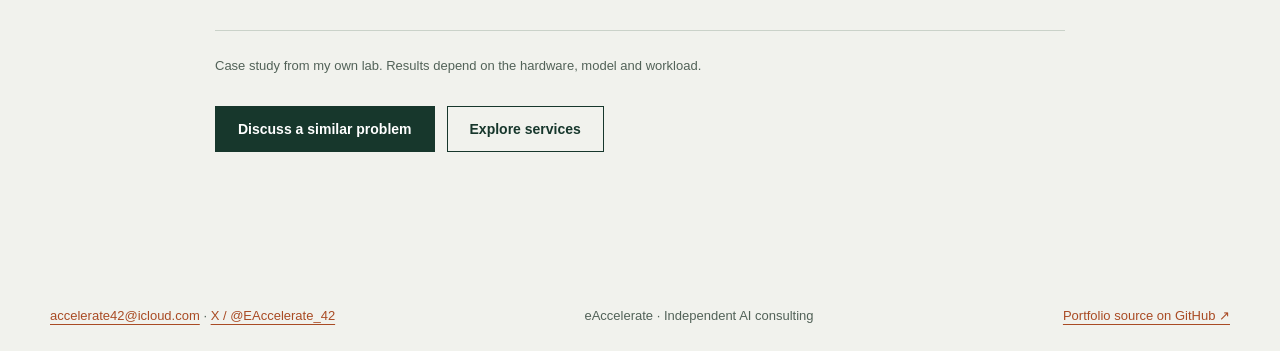
<file: case-workstation.html>
<!doctype html>
<html lang="en"><head><meta charset="utf-8"><meta name="viewport" content="width=device-width, initial-scale=1"><title>One workstation, several AI workflows · eAccelerate</title><meta name="description" content="One workstation, several AI workflows — a personal lab case study from eAccelerate."><meta name="theme-color" content="#17372c"><link rel="stylesheet" href="styles.css"></head><body><a class="skip" href="#main">Skip to content</a><div class="container"><nav aria-label="Main navigation"><a class="brand" href="index.html">eAccelerate<span aria-hidden="true"> ↗</span></a><div class="nav-links"><a href="index.html#work">Selected work</a><a href="services.html">Services</a><a href="index.html#approach">Approach</a><a href="index.html#about">About</a><a href="index.html#contact">Contact</a></div></nav><main id="main"><article class="article"><a class="back" href="index.html#work">← Selected work</a><p class="eyebrow" style="margin-top:32px">Multimodal infrastructure / Personal lab</p><h1>One workstation, several AI workflows</h1><div class="facts"><p><strong>Environment</strong>RTX PRO 5000 / 48 GB</p><p><strong>Focus</strong>Language, image and video</p><p><strong>Measurement</strong>Mixed cold / warm timings</p></div><section><h2>The problem</h2><p>I wanted language, vision, image and video workflows on one RTX PRO 5000 workstation with 48 GB of GPU memory. The challenge was fitting the serving stacks and model-switching workflow to the available resources.</p></section><section><h2>What I built</h2><p>My language and vision endpoint uses Qwen3.8-27B on SGLang with NVFP4 weights and a DFlash2 speculative drafter. Qwen-Image handles image generation and editing, alongside a local video workflow with audio.</p></section><section><h2>Measured language performance</h2><p>I measured peak generation above 300 tokens per second, prompt processing at 6,073 tokens per second on a 22,000-token prompt, and 3.7 seconds to the first token on that prompt. The endpoint supports a 262,144-token context window; the timing here is for the specified 22,000-token workload.</p></section><section><h2>Measured creative workflows</h2><p>A 1536×864 image took 18 seconds, an image edit 8 seconds and a 1024×1024 transparent PNG 26 seconds. A five-second video with sound at 864×480 took 34 seconds. Image times include cold startup; video time is warm. These timings describe separate requests, rather than simultaneous generation.</p></section><section><h2>What this means for your system</h2><p>I evaluate the complete user workflow, including model loading, generation and output delivery. The right serving and switching plan depends on your memory budget and the workloads you need.</p></section><p class="small" style="margin-top:24px">Case study from my own lab. Results depend on the hardware, model and workload.</p><div class="actions"><a class="button" href="index.html#contact">Discuss a similar problem</a><a class="button secondary" href="services.html">Explore services</a></div></article></main><footer><div><a href="mailto:accelerate42@icloud.com">accelerate42@icloud.com</a> · <a href="https://x.com/EAccelerate_42">X / @EAccelerate_42</a></div><span>eAccelerate · Independent AI consulting</span><a href="https://github.com/e-accelerate/ai-studio-setup">Portfolio source on GitHub ↗</a></footer></div></body></html>
</file>
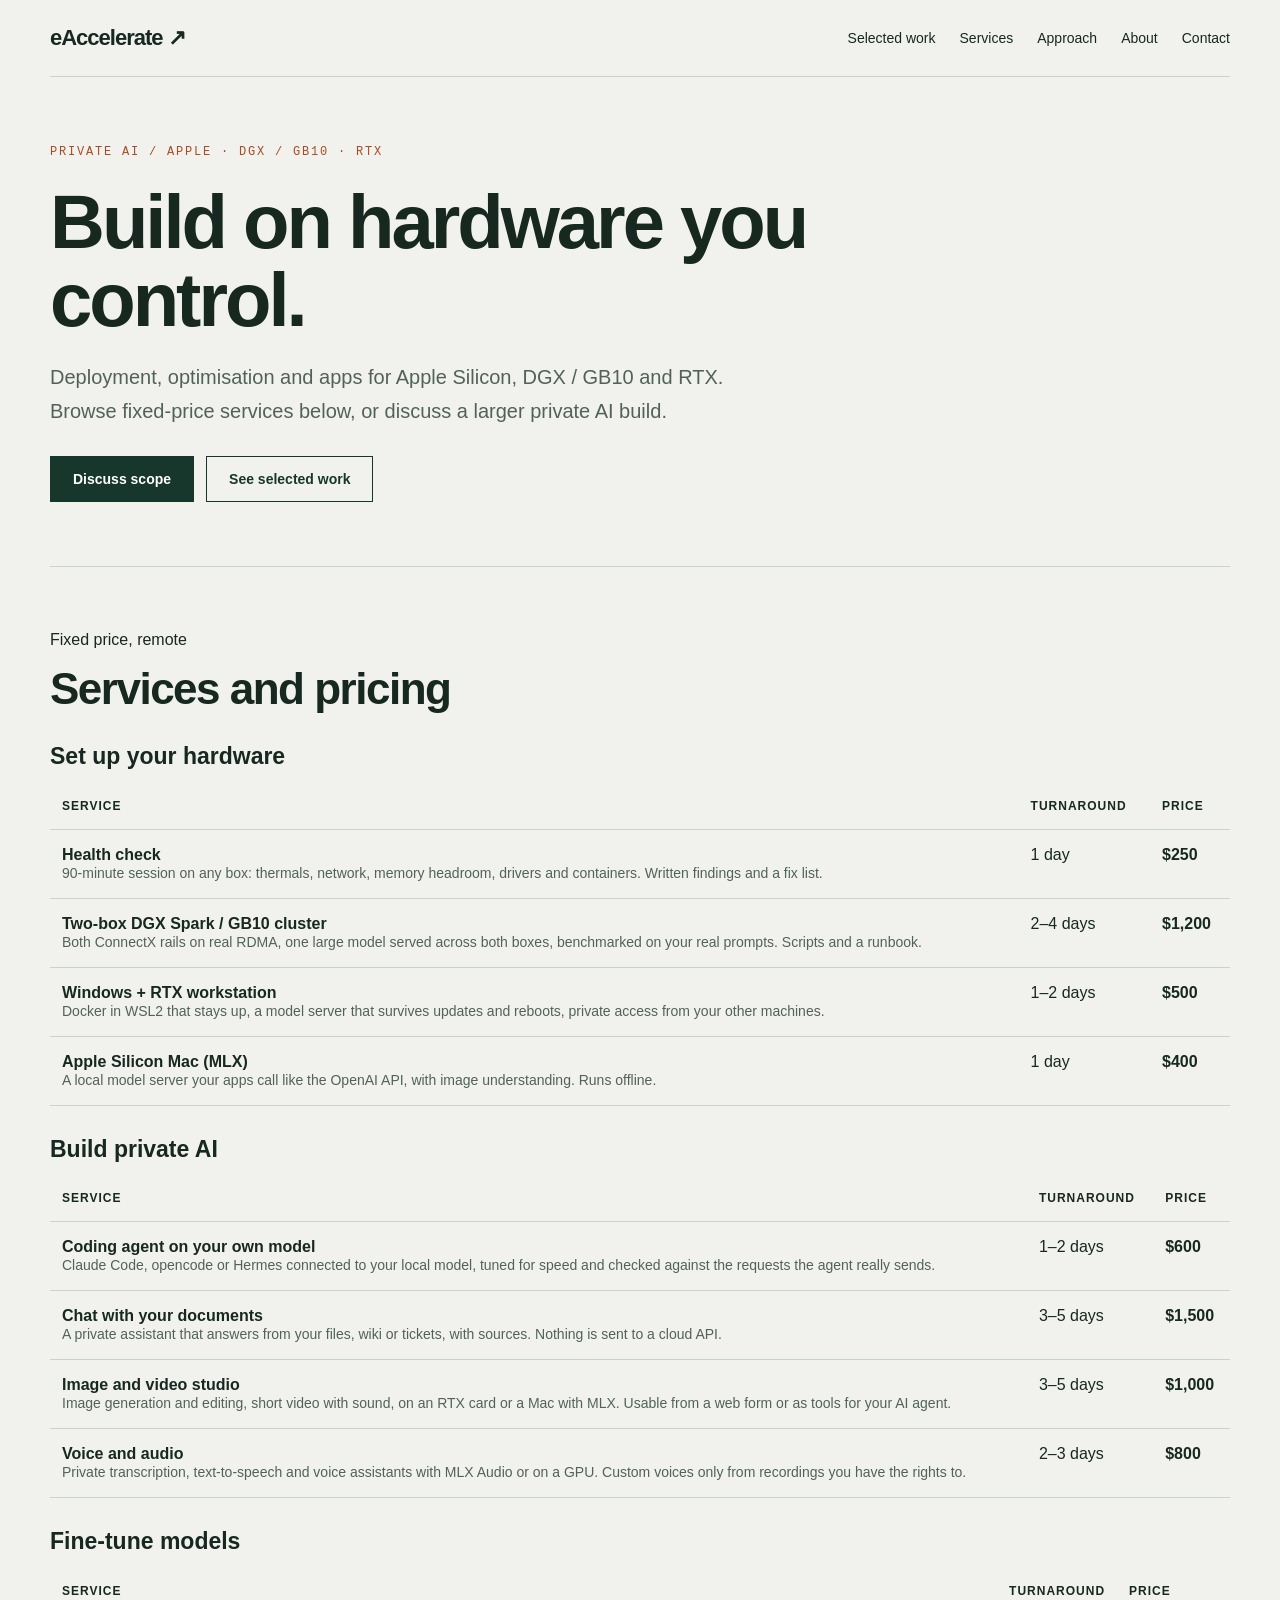
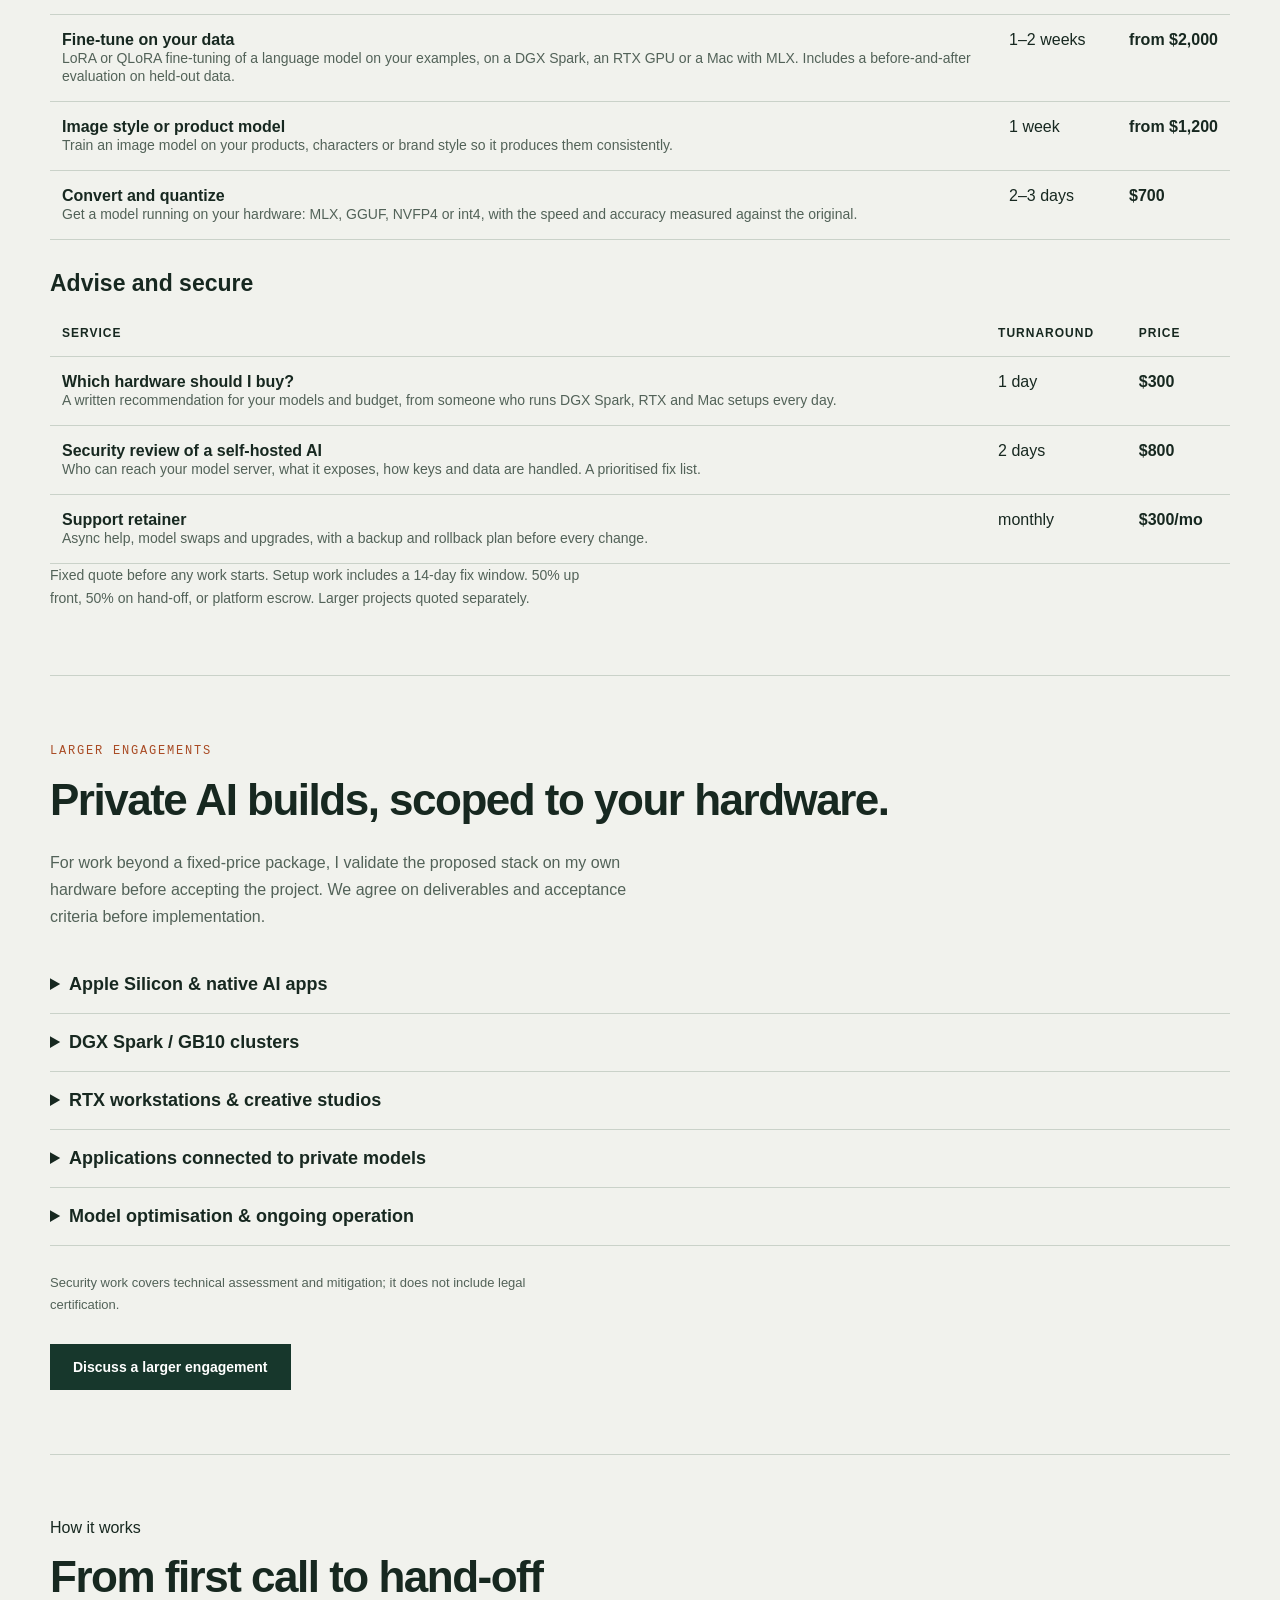
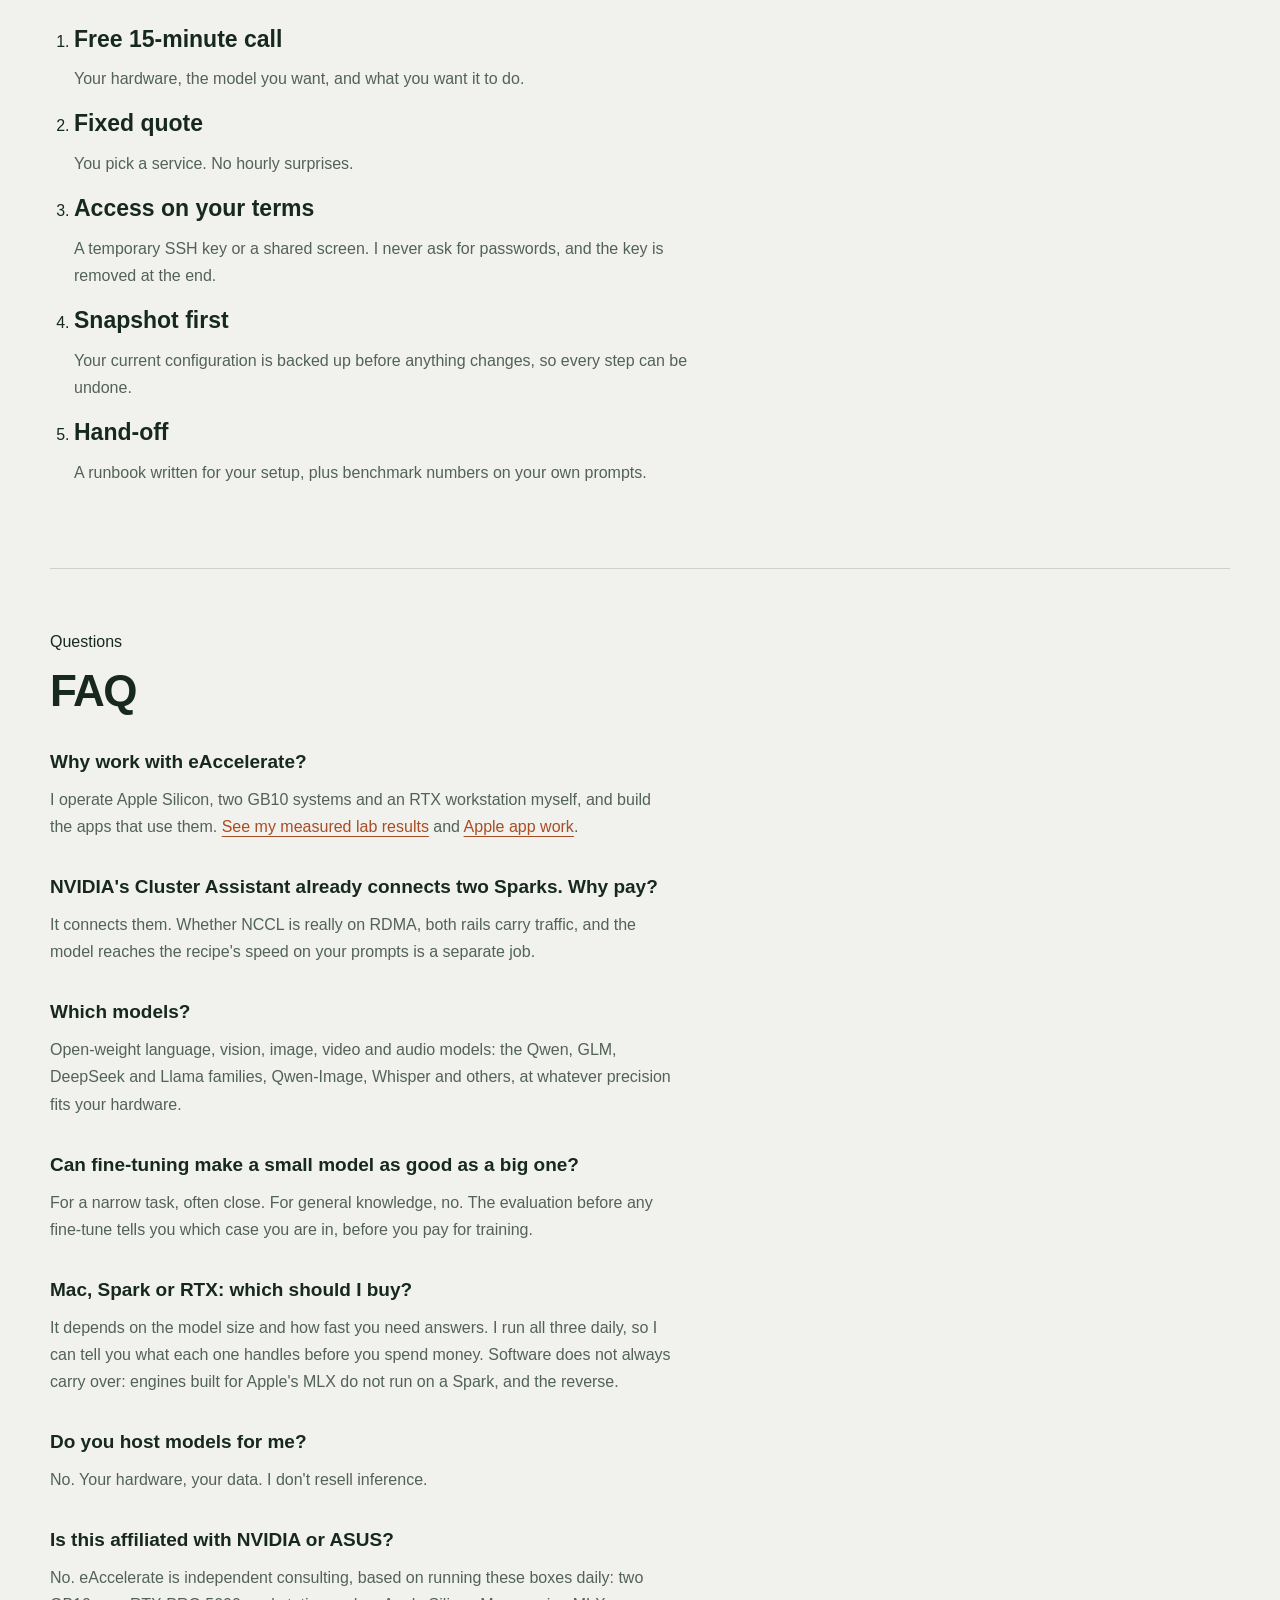
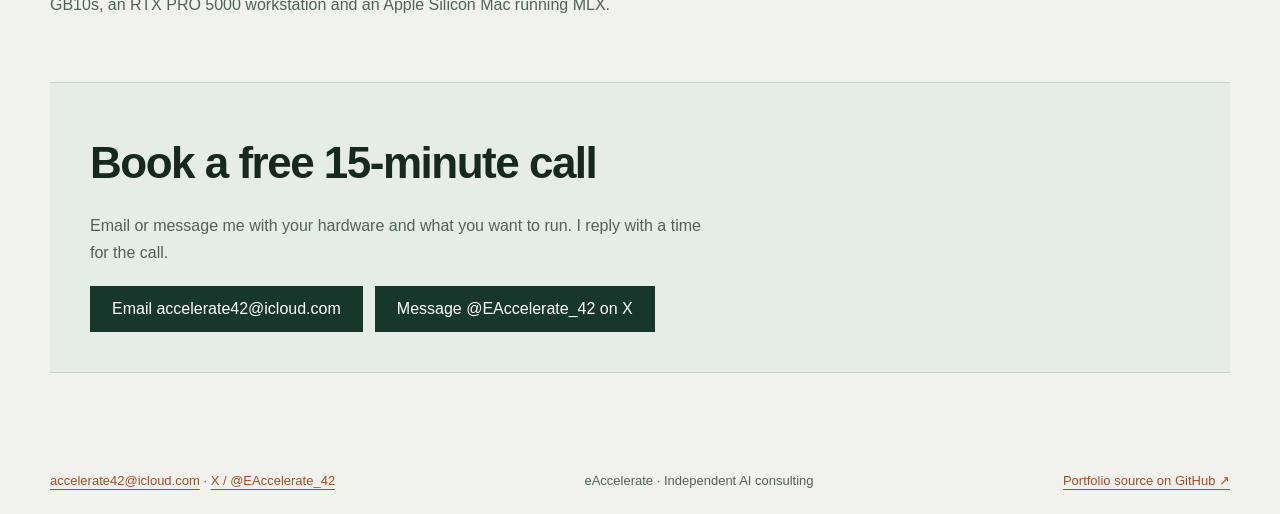
<file: services.html>
<!doctype html>
<html lang="en"><head><meta charset="utf-8"><meta name="viewport" content="width=device-width, initial-scale=1"><title>Services and pricing · eAccelerate</title><meta name="description" content="Fixed-price private AI consulting for DGX Spark, RTX workstations and Apple Silicon. Hardware setup, applications, fine-tuning and support."><meta name="theme-color" content="#17372c"><link rel="stylesheet" href="styles.css"></head><body><a class="skip" href="#main">Skip to content</a><div class="container"><nav aria-label="Main navigation"><a class="brand" href="index.html">eAccelerate<span aria-hidden="true"> ↗</span></a><div class="nav-links"><a href="index.html#work">Selected work</a><a href="services.html">Services</a><a href="index.html#approach">Approach</a><a href="index.html#about">About</a><a href="index.html#contact">Contact</a></div></nav><main id="main"><section><span class="eyebrow">Private AI / Apple · DGX / GB10 · RTX</span><h1>Build on hardware you control.</h1><p class="lede">Deployment, optimisation and apps for Apple Silicon, DGX / GB10 and RTX. Browse fixed-price services below, or discuss a larger private AI build.</p><div class="actions"><a class="button" href="#contact">Discuss scope</a><a class="button secondary" href="index.html#work">See selected work</a></div></section><section id="packages" aria-labelledby="pk">
    <span class="label">Fixed price, remote</span>
    <h2 id="pk">Services and pricing</h2>
    <h3 class="group">Set up your hardware</h3>
    <div class="table-wrap">
      <table>
        <thead><tr><th>Service</th><th>Turnaround</th><th>Price</th></tr></thead>
        <tbody>
          <tr><td data-label="Service"><span class="name">Health check</span><span class="desc">90-minute session on any box: thermals, network, memory headroom, drivers and containers. Written findings and a fix list.</span></td><td class="mono" data-label="Turnaround">1 day</td><td class="price" data-label="Price">$250</td></tr>
          <tr><td data-label="Service"><span class="name">Two-box DGX Spark / GB10 cluster</span><span class="desc">Both ConnectX rails on real RDMA, one large model served across both boxes, benchmarked on your real prompts. Scripts and a runbook.</span></td><td class="mono" data-label="Turnaround">2–4 days</td><td class="price" data-label="Price">$1,200</td></tr>
          <tr><td data-label="Service"><span class="name">Windows + RTX workstation</span><span class="desc">Docker in WSL2 that stays up, a model server that survives updates and reboots, private access from your other machines.</span></td><td class="mono" data-label="Turnaround">1–2 days</td><td class="price" data-label="Price">$500</td></tr>
          <tr><td data-label="Service"><span class="name">Apple Silicon Mac (MLX)</span><span class="desc">A local model server your apps call like the OpenAI API, with image understanding. Runs offline.</span></td><td class="mono" data-label="Turnaround">1 day</td><td class="price" data-label="Price">$400</td></tr>
        </tbody>
      </table>
    </div>
    <h3 class="group">Build private AI</h3>
    <div class="table-wrap">
      <table>
        <thead><tr><th>Service</th><th>Turnaround</th><th>Price</th></tr></thead>
        <tbody>
          <tr><td data-label="Service"><span class="name">Coding agent on your own model</span><span class="desc">Claude Code, opencode or Hermes connected to your local model, tuned for speed and checked against the requests the agent really sends.</span></td><td class="mono" data-label="Turnaround">1–2 days</td><td class="price" data-label="Price">$600</td></tr>
          <tr><td data-label="Service"><span class="name">Chat with your documents</span><span class="desc">A private assistant that answers from your files, wiki or tickets, with sources. Nothing is sent to a cloud API.</span></td><td class="mono" data-label="Turnaround">3–5 days</td><td class="price" data-label="Price">$1,500</td></tr>
          <tr><td data-label="Service"><span class="name">Image and video studio</span><span class="desc">Image generation and editing, short video with sound, on an RTX card or a Mac with MLX. Usable from a web form or as tools for your AI agent.</span></td><td class="mono" data-label="Turnaround">3–5 days</td><td class="price" data-label="Price">$1,000</td></tr>
          <tr><td data-label="Service"><span class="name">Voice and audio</span><span class="desc">Private transcription, text-to-speech and voice assistants with MLX Audio or on a GPU. Custom voices only from recordings you have the rights to.</span></td><td class="mono" data-label="Turnaround">2–3 days</td><td class="price" data-label="Price">$800</td></tr>
        </tbody>
      </table>
    </div>
    <h3 class="group">Fine-tune models</h3>
    <div class="table-wrap">
      <table>
        <thead><tr><th>Service</th><th>Turnaround</th><th>Price</th></tr></thead>
        <tbody>
          <tr><td data-label="Service"><span class="name">Fine-tune on your data</span><span class="desc">LoRA or QLoRA fine-tuning of a language model on your examples, on a DGX Spark, an RTX GPU or a Mac with MLX. Includes a before-and-after evaluation on held-out data.</span></td><td class="mono" data-label="Turnaround">1–2 weeks</td><td class="price" data-label="Price">from $2,000</td></tr>
          <tr><td data-label="Service"><span class="name">Image style or product model</span><span class="desc">Train an image model on your products, characters or brand style so it produces them consistently.</span></td><td class="mono" data-label="Turnaround">1 week</td><td class="price" data-label="Price">from $1,200</td></tr>
          <tr><td data-label="Service"><span class="name">Convert and quantize</span><span class="desc">Get a model running on your hardware: MLX, GGUF, NVFP4 or int4, with the speed and accuracy measured against the original.</span></td><td class="mono" data-label="Turnaround">2–3 days</td><td class="price" data-label="Price">$700</td></tr>
        </tbody>
      </table>
    </div>
    <h3 class="group">Advise and secure</h3>
    <div class="table-wrap">
      <table>
        <thead><tr><th>Service</th><th>Turnaround</th><th>Price</th></tr></thead>
        <tbody>
          <tr><td data-label="Service"><span class="name">Which hardware should I buy?</span><span class="desc">A written recommendation for your models and budget, from someone who runs DGX Spark, RTX and Mac setups every day.</span></td><td class="mono" data-label="Turnaround">1 day</td><td class="price" data-label="Price">$300</td></tr>
          <tr><td data-label="Service"><span class="name">Security review of a self-hosted AI</span><span class="desc">Who can reach your model server, what it exposes, how keys and data are handled. A prioritised fix list.</span></td><td class="mono" data-label="Turnaround">2 days</td><td class="price" data-label="Price">$800</td></tr>
          <tr><td data-label="Service"><span class="name">Support retainer</span><span class="desc">Async help, model swaps and upgrades, with a backup and rollback plan before every change.</span></td><td class="mono" data-label="Turnaround">monthly</td><td class="price" data-label="Price">$300/mo</td></tr>
        </tbody>
      </table>
    </div>
    <p class="note">Fixed quote before any work starts. Setup work includes a 14-day fix window. 50% up front, 50% on hand-off, or platform escrow. Larger projects quoted separately.</p>
  </section><section id="capabilities"><span class="eyebrow">Larger engagements</span><h2>Private AI builds, scoped to your hardware.</h2><p>For work beyond a fixed-price package, I validate the proposed stack on my own hardware before accepting the project. We agree on deliverables and acceptance criteria before implementation.</p><div class="engagements"><details><summary>Apple Silicon & native AI apps</summary><p>MLX on Mac, on-device text/vision/speech and SwiftUI apps for iPhone, iPad and MacBook.</p><p><strong>Typical deliverable:</strong> A native app or model service checked on the intended device and workload.</p></details><details><summary>DGX Spark / GB10 clusters</summary><p>Two-box deployment, RDMA and NCCL diagnosis, distributed inference and startup optimisation.</p><p><strong>Typical deliverable:</strong> A configured cluster, representative benchmarks and a runbook.</p></details><details><summary>RTX workstations & creative studios</summary><p>Language and vision serving, image/video workflows, memory budgeting and Docker / WSL2 reliability.</p><p><strong>Typical deliverable:</strong> Working AI services fitted to your GPU and workflow.</p></details><details><summary>Applications connected to private models</summary><p>Coding agents, document assistants with citations, native interfaces and private API integration.</p><p><strong>Typical deliverable:</strong> An integrated workflow tested from the application through the model server.</p></details><details><summary>Model optimisation & ongoing operation</summary><p>Model selection, quantization, targeted fine-tuning, endpoint security, monitoring and upgrades.</p><p><strong>Typical deliverable:</strong> Before-and-after measurements, documented tradeoffs and a handover plan.</p></details></div><p class="small">Security work covers technical assessment and mitigation; it does not include legal certification.</p><div class="actions"><a class="button" href="#contact">Discuss a larger engagement</a></div></section><section aria-labelledby="how">
    <span class="label">How it works</span>
    <h2 id="how">From first call to hand-off</h2>
    <ol class="steps">
      <li><div><h3>Free 15-minute call</h3><p>Your hardware, the model you want, and what you want it to do.</p></div></li>
      <li><div><h3>Fixed quote</h3><p>You pick a service. No hourly surprises.</p></div></li>
      <li><div><h3>Access on your terms</h3><p>A temporary SSH key or a shared screen. I never ask for passwords, and the key is removed at the end.</p></div></li>
      <li><div><h3>Snapshot first</h3><p>Your current configuration is backed up before anything changes, so every step can be undone.</p></div></li>
      <li><div><h3>Hand-off</h3><p>A runbook written for your setup, plus benchmark numbers on your own prompts.</p></div></li>
    </ol>
  </section><section aria-labelledby="faq">
    <span class="label">Questions</span>
    <h2 id="faq">FAQ</h2>
    <div class="faq"><div><h3>Why work with eAccelerate?</h3><p>I operate Apple Silicon, two GB10 systems and an RTX workstation myself, and build the apps that use them. <a href="index.html#work">See my measured lab results</a> and <a href="apple-apps.html">Apple app work</a>.</p></div>
      <div><h3>NVIDIA's Cluster Assistant already connects two Sparks. Why pay?</h3><p>It connects them. Whether NCCL is really on RDMA, both rails carry traffic, and the model reaches the recipe's speed on your prompts is a separate job.</p></div>
      <div><h3>Which models?</h3><p>Open-weight language, vision, image, video and audio models: the Qwen, GLM, DeepSeek and Llama families, Qwen-Image, Whisper and others, at whatever precision fits your hardware.</p></div>
      <div><h3>Can fine-tuning make a small model as good as a big one?</h3><p>For a narrow task, often close. For general knowledge, no. The evaluation before any fine-tune tells you which case you are in, before you pay for training.</p></div>
      <div><h3>Mac, Spark or RTX: which should I buy?</h3><p>It depends on the model size and how fast you need answers. I run all three daily, so I can tell you what each one handles before you spend money. Software does not always carry over: engines built for Apple's MLX do not run on a Spark, and the reverse.</p></div>
      <div><h3>Do you host models for me?</h3><p>No. Your hardware, your data. I don't resell inference.</p></div>
      <div><h3>Is this affiliated with NVIDIA or ASUS?</h3><p>No. eAccelerate is independent consulting, based on running these boxes daily: two GB10s, an RTX PRO 5000 workstation and an Apple Silicon Mac running MLX.</p></div>
    </div>
  </section><section id="contact" class="contact" aria-labelledby="ct">
    <h2 id="ct">Book a free 15-minute call</h2>
    <p>Email or message me with your hardware and what you want to run. I reply with a time for the call.</p>
    <div class="cta-row"><a class="btn" href="mailto:accelerate42@icloud.com">Email accelerate42@icloud.com</a>
      <a class="btn" href="https://x.com/EAccelerate_42" target="_blank" rel="noopener">Message @EAccelerate_42 on X</a>
    </div>
  </section></main><footer><div><a href="mailto:accelerate42@icloud.com">accelerate42@icloud.com</a> · <a href="https://x.com/EAccelerate_42">X / @EAccelerate_42</a></div><span>eAccelerate · Independent AI consulting</span><a href="https://github.com/e-accelerate/ai-studio-setup">Portfolio source on GitHub ↗</a></footer></div></body></html>
</file>
<file: styles.css>
:root{--bg:#f1f2ed;--paper:#fffef9;--ink:#172820;--muted:#526258;--line:#cad2c9;--accent:#a94b24;--dark:#17372c;--light:#e6ede6; font-family:Arial,Helvetica,sans-serif;color:var(--ink);background:var(--bg)}
*{box-sizing:border-box}body{margin:0}a{color:var(--accent);text-underline-offset:4px}a:focus-visible,summary:focus-visible{outline:3px solid var(--accent);outline-offset:5px}.skip{position:absolute;top:-100px}.skip:focus{top:10px;background:white;padding:15px;z-index:5}.container{width:min(1180px,calc(100% - 48px));margin:auto}nav{display:flex;justify-content:space-between;align-items:center;gap:24px;padding:25px 0;border-bottom:1px solid var(--line)}.brand{font-size:22px;font-weight:800;text-decoration:none;color:var(--ink);letter-spacing:-1px}.nav-links{display:flex;gap:24px;flex-wrap:wrap}.nav-links a{color:var(--ink);font-size:14px;text-decoration:none}main{padding-bottom:72px}section{padding:64px 0;border-bottom:1px solid var(--line)}.eyebrow{font:12px/1.5 monospace;letter-spacing:1.8px;text-transform:uppercase;color:var(--accent)}h1,h2,h3,p{margin:0}h1{font-size:clamp(42px,6vw,76px);letter-spacing:-3px;line-height:1.02;max-width:850px;margin:22px 0}h2{font-size:clamp(30px,4vw,44px);letter-spacing:-1.5px;line-height:1.12;margin:15px 0 24px}h3{font-size:23px;line-height:1.2;margin:12px 0}p,li{line-height:1.7}p{max-width:70ch;color:var(--muted)}.lede{font-size:20px;max-width:680px}.actions{display:flex;gap:12px;flex-wrap:wrap;margin-top:28px}.button{display:inline-block;padding:14px 22px;background:var(--dark);color:white;font-size:14px;font-weight:700;text-decoration:none;border:1px solid var(--dark)}.button.secondary{background:transparent;color:var(--dark)}.hero{display:grid;grid-template-columns:1.5fr 1fr;gap:40px;align-items:center;padding:72px 0}.hero h1{font-size:clamp(42px,5.4vw,70px)}.diagram{background:var(--dark);color:#fff;padding:30px}.diagram .eyebrow{color:#cbe0bf}.diagram p{color:#c9dacf;font-size:14px}.node{padding:17px;border:1px solid #7a998b;margin-top:16px}.node strong{display:block;margin-bottom:5px}.connector{font:14px monospace;color:#b3ccb8;padding-top:14px;text-align:center}.strip{display:grid;grid-template-columns:repeat(3,1fr);border-top:1px solid var(--line);border-bottom:1px solid var(--line);padding:22px 0;gap:24px}.strip strong{display:block;font-size:16px}.strip span{font-size:13px;color:var(--muted)}.grid{display:grid;grid-template-columns:repeat(3,1fr);gap:20px}.card{padding:28px;background:var(--paper);border:1px solid var(--line);display:flex;flex-direction:column;align-items:flex-start}.card p{font-size:15px}.card a{margin-top:24px;font-size:14px;font-weight:bold}.metric{font-size:38px;font-weight:800;letter-spacing:-1.5px;margin:25px 0 3px}.metric-caption{font-size:13px;color:var(--muted);margin-bottom:20px}.split{display:grid;grid-template-columns:1fr 1.4fr;gap:60px}.steps{display:grid;grid-template-columns:repeat(4,1fr);gap:20px}.step{border-top:3px solid var(--dark);padding-top:16px}.step p{font-size:15px}.step .eyebrow{font-size:11px}.list{padding-left:20px;color:var(--muted)}.list li{margin-bottom:12px}.contact{background:var(--light);padding:40px}.contact h2{max-width:700px}.small{font-size:13px}.article{max-width:850px;margin:auto;padding:56px 0}.article h1{font-size:clamp(38px,5vw,58px)}.article h2{font-size:29px;letter-spacing:-.7px}.article section{padding:32px 0}.article p+p{margin-top:18px}.facts{display:grid;grid-template-columns:repeat(3,1fr);gap:16px;padding:24px 0;border-block:1px solid var(--line);margin-top:30px}.facts p{font-size:14px}.facts strong{display:block;color:var(--ink)}footer{padding:28px 0;display:flex;justify-content:space-between;gap:20px;color:var(--muted);font-size:13px}.table-wrap{overflow-x:auto}table{width:100%;border-collapse:collapse;min-width:540px}th,td{text-align:left;padding:16px 12px;border-bottom:1px solid var(--line);vertical-align:top}th{font-size:12px;text-transform:uppercase;letter-spacing:1px}.name{display:block;font-weight:700}.desc,.note{color:var(--muted);font-size:14px}.price{white-space:nowrap;font-weight:700}.group{margin-top:30px}ol.steps{display:block;padding-left:24px}ol.steps li{margin:18px 0}.faq{display:grid;gap:24px}.faq h3{font-size:19px}.cta-row{display:flex;gap:12px;margin-top:20px;flex-wrap:wrap}.btn{display:inline-block;padding:14px 22px;background:var(--dark);color:white;text-decoration:none}.article .note{background:var(--light);padding:20px;margin:24px 0}.back{font-size:14px} @media(max-width:850px){.hero,.split{grid-template-columns:1fr}.grid{grid-template-columns:1fr}.steps{grid-template-columns:repeat(2,1fr)}.hero{padding:48px 0}.diagram{max-width:600px}}@media(max-width:540px){.container{width:calc(100% - 32px)}nav{align-items:flex-start;flex-direction:column;gap:18px}.nav-links{gap:16px}.strip,.facts,.steps{grid-template-columns:1fr}.strip{gap:16px}section{padding:40px 0}h1{letter-spacing:-1.7px}.split{gap:20px}.contact{padding:24px}footer{flex-direction:column}.article{padding:36px 0}}
.apple-grid{grid-template-columns:1fr;gap:12px}.apple-grid .card{padding:20px}.apple-grid h3{font-size:20px}

.demo{margin:28px 0 0}.demo video{display:block;width:100%;height:auto;aspect-ratio:16/9;background:#17372c;border:1px solid var(--line)}.demo figcaption{display:flex;justify-content:space-between;gap:16px;flex-wrap:wrap;font-size:13px;color:var(--muted);margin-top:12px}

.app-gallery{display:grid;grid-template-columns:repeat(3,1fr);gap:20px;margin-top:32px}.app-gallery figure{margin:0;min-width:0}.app-gallery img{display:block;width:100%;height:auto;border:1px solid var(--line)}.app-gallery figcaption{font-size:13px;color:var(--muted);margin-top:10px}.article .app-gallery{grid-template-columns:1fr}.button{overflow-wrap:anywhere}@media(max-width:850px){.app-gallery{grid-template-columns:1fr}}

.engagements{margin:26px 0}.engagements details{padding:18px 0;border-bottom:1px solid var(--line)}.engagements summary{cursor:pointer;font-size:18px;font-weight:700}.engagements p{margin-top:14px}footer{flex-wrap:wrap} @media(max-width:700px){.table-wrap{overflow:visible}table{min-width:0}thead{position:absolute;width:1px;height:1px;overflow:hidden;clip-path:inset(50%)}tbody,tr,td{display:block;width:100%}tr{background:var(--paper);border:1px solid var(--line);padding:16px;margin-bottom:16px}td{border:0;padding:7px 0}td[data-label="Turnaround"],td[data-label="Price"]{display:flex;justify-content:space-between;gap:16px;align-items:baseline}td[data-label="Turnaround"]::before,td[data-label="Price"]::before{content:attr(data-label);font-size:13px;font-weight:400;color:var(--muted)}td.price{white-space:normal}}
</file>
